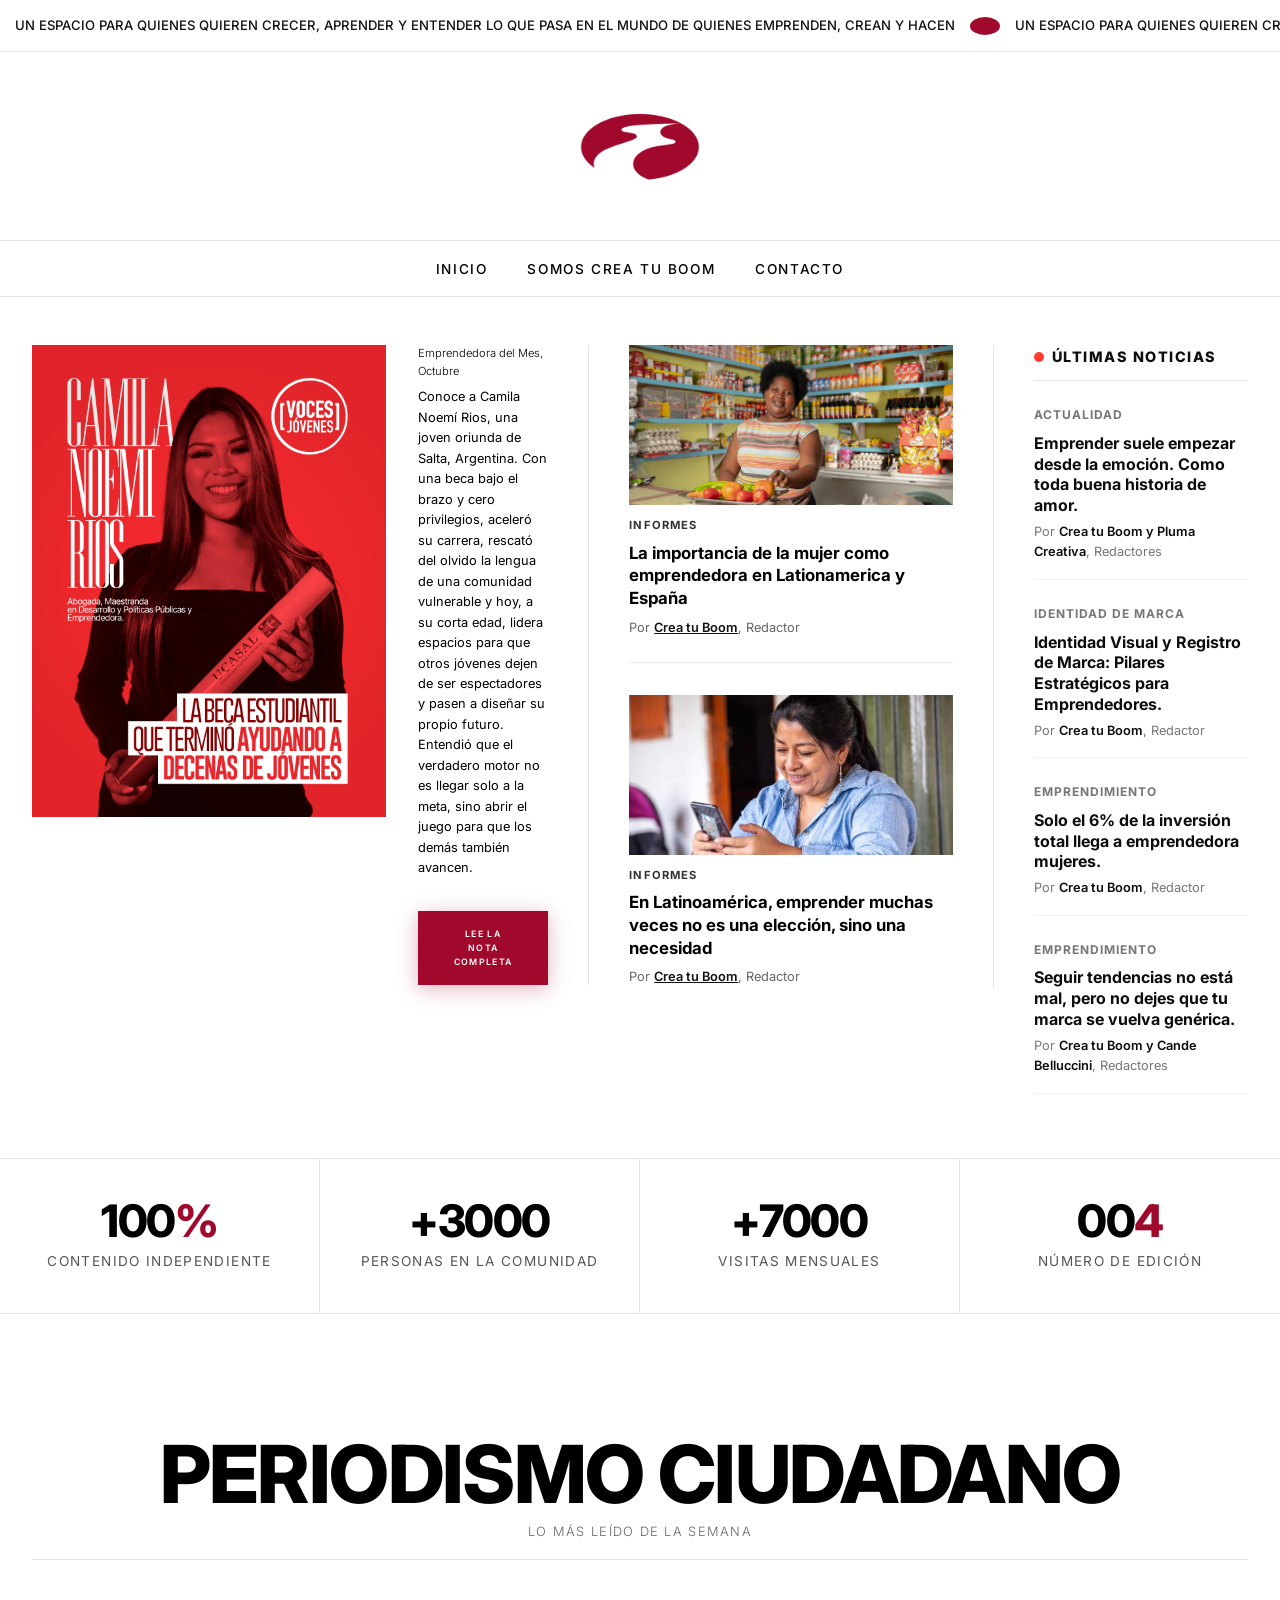
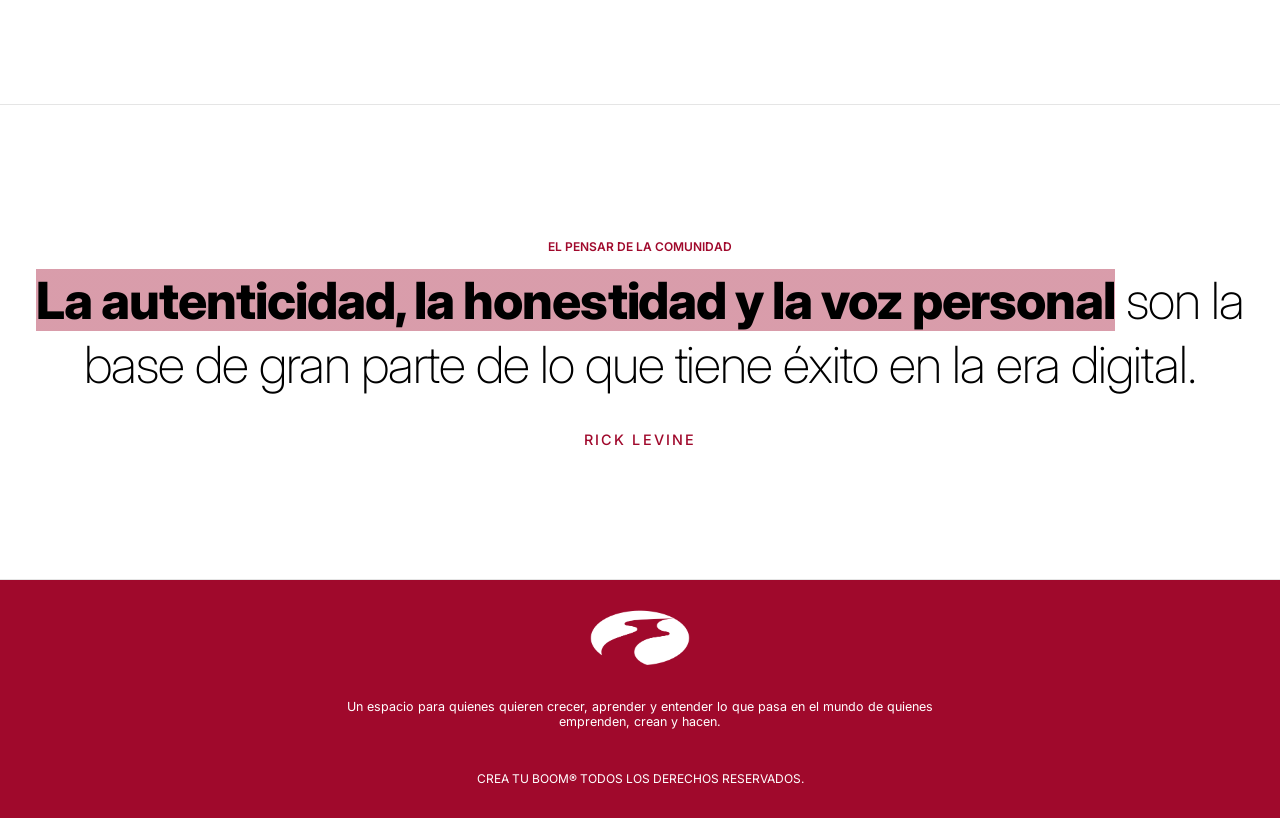
<file: index.html>
<!DOCTYPE html>
<html lang="es">
<head>
    <meta charset="UTF-8">
    <meta name="viewport" content="width=device-width, initial-scale=1.0">
    <title>CREATUBOOM</title>
    
    <!-- FAVICON AGREGADO -->
    <link rel="icon" type="image/png" href="LOGOROJO.png">

    <!-- Google Fonts: Inter -->
    <link rel="preconnect" href="https://fonts.googleapis.com">
    <link rel="preconnect" href="https://fonts.gstatic.com" crossorigin>
    <link href="https://fonts.googleapis.com/css2?family=Inter:wght@100;200;300;400;500;600;700;800;900&display=swap" rel="stylesheet">
    <link rel="stylesheet" href="style.css">

    <style>
        /* AJUSTES EXCLUSIVOS PARA MÓVIL (No afecta a la versión PC) */
        @media (max-width: 768px) {
            .header-container {
                display: flex !important;
                flex-direction: column !important;
                padding: 0 !important;
            }

            /* 1. Cinta deslizante arriba a ancho completo */
            .top-bar-ticker {
                width: 100% !important;
                padding: 8px 0 !important;
                margin: 0 !important;
            }

            .ticker-item span {
                font-size: 0.4rem !important; /* Texto más pequeño para celular */
                padding: 0 10px !important;
            }

            /* 2. Primera línea gris separadora */
            .linea-header-top {
                width: 100% !important;
                height: 1px !important;
                background-color: #e5e5e5 !important;
                margin: 0 !important;
            }

            /* 3. Fila del Logo (Izquierda) y Botón Hamburguesa (Derecha) */
            .header-logo-row {
                width: 100% !important;
                display: flex !important;
                justify-content: space-between !important;
                align-items: center !important;
                padding: 12px 20px !important;
                border-bottom: 1px solid rgba(0, 0, 0, 0.1) !important; /* Segunda línea gris separadora */
            }

            /* Imagen del óvalo aplicada exclusivamente para celular */
            .punto-en-vivo-ticker {
                display: inline-block !important;
                width: 25px !important;             /* Ajusta el ancho según tu imagen */
                height: 12px !important;            /* Ajusta el alto según tu imagen */
                background-image: url('ovalo.png') !important;
                background-size: contain !important;
                background-repeat: no-repeat !important;
                background-position: center !important;
                background-color: transparent !important;
                border-radius: 0 !important;
                box-shadow: none !important;
                min-width: unset !important;
                max-height: unset !important;
            }

            .logo-img {
                width: 90px !important;
                margin: 0 !important;
            }

            .mobile-menu-toggle {
                display: flex !important;
                position: static !important;
                padding: 5px !important;
            }

            /* 4. Corrección de la Sección Hero (Foto + Texto en 1 sola columna ocupando ancho completo) */
            .hero-main-content {
                display: flex !important;
                flex-direction: column !important;
                grid-template-columns: none !important;
                gap: 1.5rem !important;
                padding-right: 0 !important;
                border-right: none !important;
                border-bottom: 1px solid rgba(0, 0, 0, 0.1) !important;
                padding-bottom: 2rem !important;
                width: 100% !important;
            }

            .hero-main-image {
                width: 100% !important;
            }

            .hero-main-image img {
                width: 100% !important;
                height: auto !important;
                display: block !important;
                object-fit: cover !important;
            }

            .hero-content-right {
                width: 100% !important;
                text-align: center !important; /* Centra los textos dentro de esta sección en móvil */
            }

            .btn-primary {
                width: 100% !important; /* El botón ocupa el ancho completo para verse ordenado */
            }

            /* 5. Ajuste del tamaño, espaciado y centrado del subtítulo en Periodismo Ciudadano para móvil */
            .section-header {
                display: flex !important;
                flex-direction: column !important;
                align-items: flex-start !important;
            }

            .section-header .section-title {
                font-size: 2.2rem !important;
                line-height: 1.1 !important;
                margin-bottom: 0.2rem !important;
                word-break: break-word !important;
            }

            .section-header .section-subtitle {
                margin-top: 0.6rem !important;
                display: block !important;
                width: 100% !important;
                text-align: center !important;
            }
        }
    </style>
</head>
<body>

    <!-- HEADER STYLE EN MÓVIL / TRADICIONAL EN ORDENADOR -->
    <header class="editorial-header">
        <div class="header-container">

            <!-- CINTA DE TEXTO DESLIZANTE (TICKER) -->
            <div class="top-bar-ticker">
                <div class="ticker-track">
                    <!-- Grupo 1 -->
                    <div class="ticker-item">
                        <span>UN ESPACIO PARA QUIENES QUIEREN CRECER, APRENDER Y ENTENDER LO QUE PASA EN EL MUNDO DE QUIENES EMPRENDEN, CREAN Y HACEN</span>
                        <span class="punto-en-vivo-ticker"></span>
                        <span>UN ESPACIO PARA QUIENES QUIEREN CRECER, APRENDER Y ENTENDER LO QUE PASA EN EL MUNDO DE QUIENES EMPRENDEN, CREAN Y HACEN</span>
                        <span class="punto-en-vivo-ticker"></span>
                    </div>
                    <!-- Grupo 2 (Duplicado para loop continuo) -->
                    <div class="ticker-item">
                        <span>UN ESPACIO PARA QUIENES QUIEREN CRECER, APRENDER Y ENTENDER LO QUE PASA EN EL MUNDO DE QUIENES EMPRENDEN, CREAN Y HACEN</span>
                        <span class="punto-en-vivo-ticker"></span>
                        <span>UN ESPACIO PARA QUIENES QUIEREN CRECER, APRENDER Y ENTENDER LO QUE PASA EN EL MUNDO DE QUIENES EMPRENDEN, CREAN Y HACEN</span>
                        <span class="punto-en-vivo-ticker"></span>
                    </div>
                </div>
            </div>

            <!-- LÍNEA SEPARADORA SUPERIOR -->
            <div class="linea-header-top"></div> 

            <div class="header-logo-row">
                <a href="#" class="logo">
                    <img src="LOGOROJO.png" alt="Logo de Crea tu Boom" class="logo-img">
                </a>
                
                <!-- Botón de tres rayas para celular -->
                <button class="mobile-menu-toggle" id="menuToggle" aria-label="Abrir menú">
                    <span></span>
                    <span></span>
                    <span></span>
                </button>
            </div>

            <!-- Menú de navegación -->
            <nav class="header-nav-row" id="mobileNav">
                <ul>
                    <li><a href="http://creatuboom.com/">INICIO</a></li>
                    <li><a href="https://creatuboom.com/somoscreatuboom/">SOMOS CREA TU BOOM</a></li>
                    <li><a href="https://creatuboom.com/contacto/">CONTACTO</a></li>
                </ul>
            </nav>
        </div>
    </header>

<!-- HERO SECTION -->
<section class="hero">
    <div class="container">
        <div class="hero-layout">
            
            <!-- COLUMNA 1: NOTA PRINCIPAL (Foto + Texto) -->
            <div class="hero-main-content">
                <div class="hero-main-image">
                    <img src="emprendedorames.png" alt="Imagen principal editorial">
                </div>
                <div class="hero-content-right">
                    <div>
                        <p class="w-300" style="color: #000000; margin-bottom: 0.4rem; font-size: 0.7rem;">Emprendedora del Mes, Octubre</p>
                        <p class="hero-lead" style="color: #000000; margin-bottom: 1rem; font-size: 0.8rem">
                            Conoce a Camila Noemí Rios, una joven oriunda de Salta, Argentina. Con una beca bajo el brazo y cero privilegios, aceleró su carrera, rescató del olvido la lengua de una comunidad vulnerable y hoy, a su corta edad, lidera espacios para que otros jóvenes dejen de ser espectadores y pasen a diseñar su propio futuro. Entendió que el verdadero motor no es llegar solo a la meta, sino abrir el juego para que los demás también avancen.
                        </p>
                    </div>
                    <a href="#suscripcion" class="btn-primary">Lee la nota completa</a>
                </div>
            </div>

            <!-- COLUMNA 2: INFORMES (Con su línea divisoria a la derecha) -->
            <aside class="hero-sidebar">
                <article class="sidebar-card">
                    <img src="lamujercomoemprendedora.jpg" alt="Artículo secundario" class="sidebar-card-img">
                    <span class="sidebar-category">INFORMES</span>
                    <a href="https://www.instagram.com/p/DVGs3_bjgsL/" class="sidebar-title">La importancia de la mujer como emprendedora en Lationamerica y España</a>
                    <p class="sidebar-author">Por <strong>Crea tu Boom</strong>, Redactor</p>
                </article>

                <article class="sidebar-card">
                    <img src="emprenderenlatinoamerica.jpg" alt="Artículo secundario" class="sidebar-card-img">
                    <span class="sidebar-category">INFORMES</span>
                    <a href="https://www.instagram.com/p/DTskVDOgOlN/" class="sidebar-title">En Latinoamérica, emprender muchas veces no es una elección, sino una necesidad</a>
                    <p class="sidebar-author">Por <strong>Crea tu Boom</strong>, Redactor</p>
                </article>
            </aside>

            <!-- COLUMNA 3: ÚLTIMAS NOTICIAS (En vivo) -->
            <div class="news-column">
                <div class="news-header">
                    <span class="live-dot"></span>
                    <h3 class="news-title">ÚLTIMAS NOTICIAS</h3>
                </div>

                <div class="news-list">
                    <article class="news-item">
                        <span class="news-category">ACTUALIDAD</span>
                        <h4 class="news-item-title">
                            <a href="https://www.instagram.com/p/DUvhgDbDqH3/">Emprender suele empezar desde la emoción. Como toda buena historia de amor.</a>
                        </h4>
                        <p class="news-author">Por <span>Crea tu Boom y Pluma Creativa</span>, Redactores</p>
                    </article>

                    <article class="news-item">
                        <span class="news-category">IDENTIDAD DE MARCA</span>
                        <h4 class="news-item-title">
                            <a href="https://www.instagram.com/p/DQUSTvajuwR/">Identidad Visual y Registro de Marca: Pilares Estratégicos para Emprendedores.</a>
                        </h4>
                        <p class="news-author">Por <span>Crea tu Boom</span>, Redactor</p>
                    </article>
                    <article class="news-item">
                        <span class="news-category">EMPRENDIMIENTO</span>
                        <h4 class="news-item-title">
                            <a href="https://www.instagram.com/p/DQCRgWAjnlU/">Solo el 6% de la inversión total llega a emprendedora mujeres.</a>
                        </h4>
                        <p class="news-author">Por <span>Crea tu Boom</span>, Redactor</p>
                    </article>
                    <article class="news-item">
                        <span class="news-category">EMPRENDIMIENTO</span>
                        <h4 class="news-item-title">
                            <a href="https://www.instagram.com/p/DNOBq98ucyN/">Seguir tendencias no está mal, pero no dejes que tu marca se vuelva genérica.</a>
                        </h4>
                        <p class="news-author">Por <span>Crea tu Boom y Cande Belluccini</span>, Redactores</p>
                    </article>
                </div>
            </div>

        </div>
    </div>
</section>

    <!-- STATS BAR -->
    <div class="stats-bar">
        <div class="stat-item">
            <div class="stat-number">100<span>%</span></div>
            <div class="stat-label">Contenido Independiente</div>
        </div>
        <div class="stat-item">
            <div class="stat-number">+3000</div>
            <div class="stat-label">Personas en la Comunidad</div>
        </div>
        <div class="stat-item">
            <div class="stat-number">+7000</div>
            <div class="stat-label">Visitas Mensuales</div>
        </div>
        <div class="stat-item">
            <div class="stat-number">00<span>4</span></div>
            <div class="stat-label">Número de Edición</div>
        </div>
    </div>

    <!-- ARTICLES GRID -->
<section class="editorial-section" id="articulos">
    <div class="container">
        <div class="section-header">
            <h2 class="section-title">PERIODISMO CIUDADANO</h2>
            <span class="w-300 section-subtitle">lo más leído de la semana</span>
        </div>

           <div class="articles-grid" id="contenedor-sanity">
           </div>
    </div>
</section>

    <!-- MANIFESTO -->
    <section class="manifesto" id="manifiesto">
        <div class="container">
            <span class="editorial-label">EL PENSAR DE LA COMUNIDAD</span>
            <blockquote class="quote-text">
             <strong>La autenticidad, la honestidad y la voz personal</strong> son la base de gran parte de lo que tiene éxito en la era digital.
            </blockquote>
            <p class="author">Rick Levine</p>
        </div>
    </section>

<footer class="site-footer">
  <div class="footer-container">
    <!-- Logo en el centro -->
    <div class="footer-logo">
      <img src="LOGO.png" alt="Logo">
    </div>

    <!-- Texto descriptivo en gris -->
    <p class="footer-description">
      Un espacio para quienes quieren crecer, aprender y entender lo que pasa en el mundo de quienes emprenden, crean y hacen.
    </p>

    <!-- Derechos reservados -->
    <p class="footer-copyright">
      Crea tu Boom® Todos los derechos reservados.
    </p>
  </div>
</footer>

    <!-- Conector con Sanity Studio -->
<script>
  // Control del menú desplegable en celulares
  const menuToggle = document.getElementById('menuToggle');
  const mobileNav = document.getElementById('mobileNav');

  if (menuToggle && mobileNav) {
    menuToggle.addEventListener('click', () => {
      mobileNav.classList.toggle('active');
    });
  }

  // Configuración de Sanity
  const projectId = '0jh34002';
  const dataset = 'production';

  const query = encodeURIComponent(`*[_type == "post" && !(_id in path("drafts.**"))] | order(publishedAt desc){
    title,
    "imageUrl": mainImage.asset->url,
    publishedAt,
    "slug": slug.current,
    author->{name}
  }`);

  const url = `https://${projectId}.api.sanity.io/v2021-10-21/data/query/${dataset}?query=${query}`;

  async function cargarArticulosDeSanity() {
    try {
      const respuesta = await fetch(url);
      const resultado = await respuesta.json();
      const posts = resultado.result;
      
      console.log("Artículos que llegaron de Sanity:", posts);
      
      const contenedor = document.querySelector('.articles-grid');
      if (!contenedor || !posts || posts.length === 0) return;

      contenedor.innerHTML = posts.map((post, index) => {
        const numeroStr = String(index + 1).padStart(2, '0');
        const fechaFormateada = post.publishedAt ? new Date(post.publishedAt).toLocaleDateString('es-ES') : '';
        const nombreAutor = post.author && post.author.name ? post.author.name : 'Redacción';

        const enlacePost = `/post/?slug=${post.slug}`;

        return `
          <article class="article-card">
            <span class="article-num">${numeroStr}</span>
            ${post.imageUrl ? `<a href="${enlacePost}"><img src="${post.imageUrl}" alt="${post.title}" style="width:100%; height:180px; object-fit:cover; margin-bottom:1rem;"></a>` : ''}
            <h3 class="article-title">
              <a href="${enlacePost}" style="text-decoration: none; color: inherit;">${post.title || ''}</a>
            </h3>
            <div class="article-meta">Por ${nombreAutor} — ${fechaFormateada}</div>
          </article>
        `;
      }).join('');

    } catch (error) {
      console.error("Error al conectar con Sanity:", error);
    }
  }

  // Ejecutar de inmediato
  cargarArticulosDeSanity();
</script>
</body>
</html>
</file>
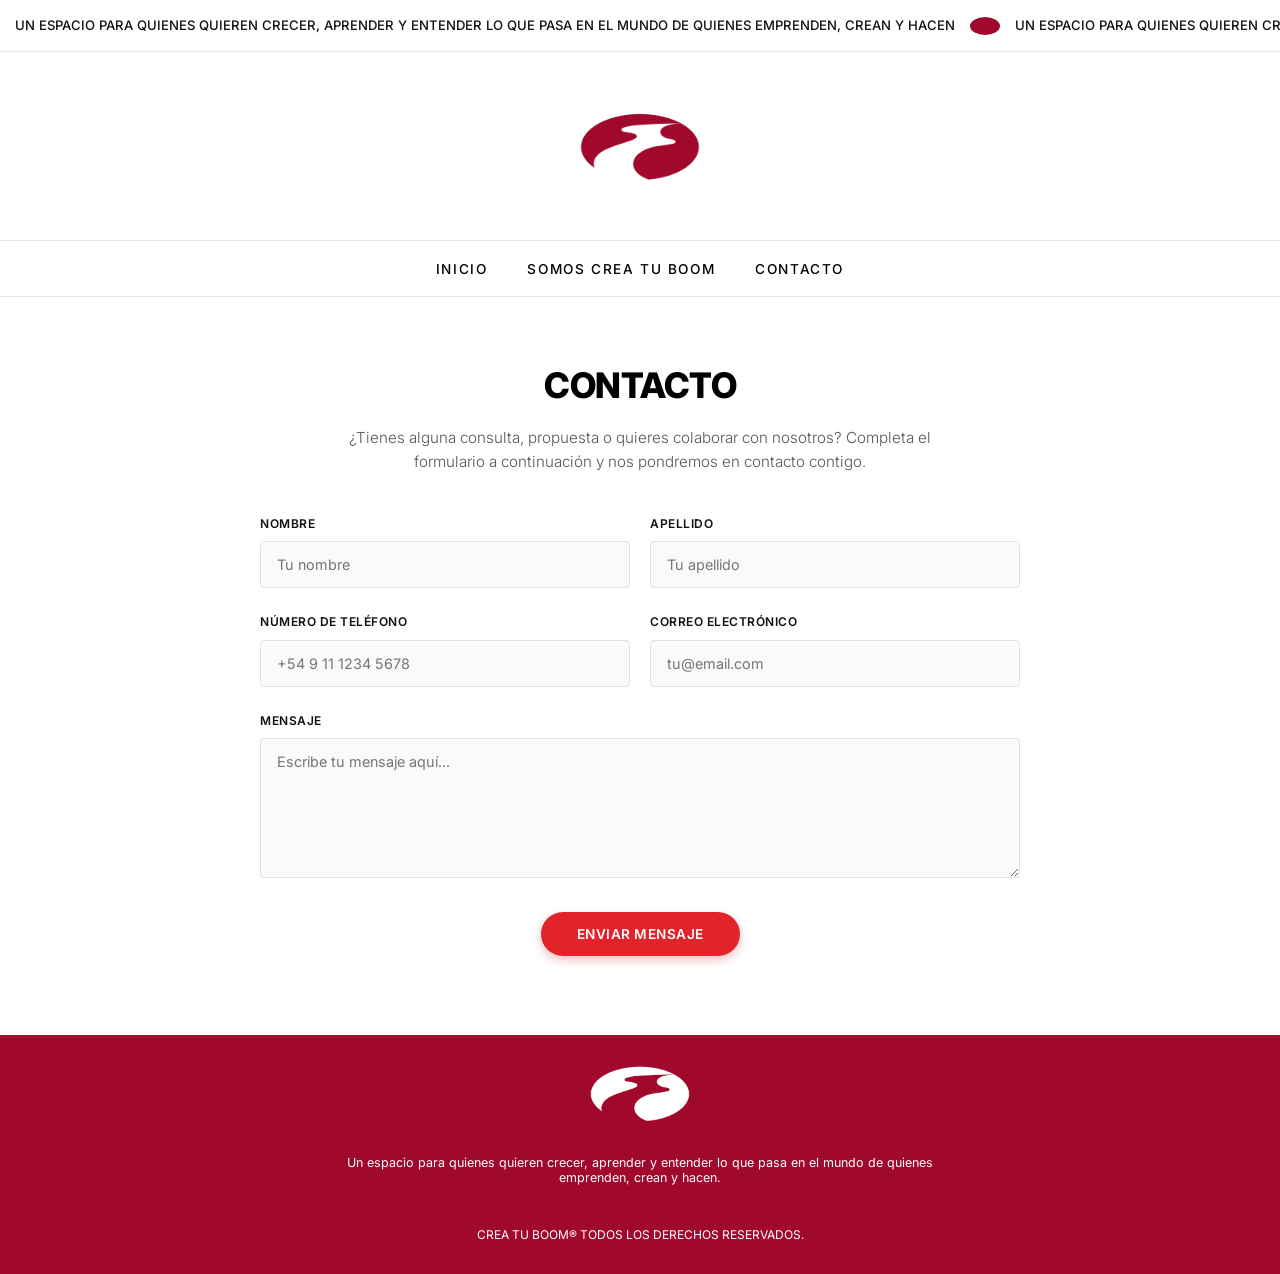
<file: contacto/index.html>
<!DOCTYPE html>
<html lang="es">
<head>
    <meta charset="UTF-8">
    <meta name="viewport" content="width=device-width, initial-scale=1.0">
    <title>CREA TU BOOM - Contacto</title>
    
    <!-- FAVICON -->
    <link rel="icon" type="image/png" href="/LOGOROJO.png">

    <!-- Google Fonts: Inter -->
    <link rel="preconnect" href="https://fonts.googleapis.com">
    <link rel="preconnect" href="https://fonts.gstatic.com" crossorigin>
    <link href="https://fonts.googleapis.com/css2?family=Inter:wght@100;200;300;400;500;600;700;800;900&display=swap" rel="stylesheet">
    <link rel="stylesheet" href="/style.css">
    
    <style>
        /* AJUSTES EXCLUSIVOS PARA MÓVIL (No afecta a la versión PC) */
        @media (max-width: 768px) {
            .header-container {
                display: flex !important;
                flex-direction: column !important;
                padding: 0 !important;
            }

            /* 1. Cinta deslizante arriba a ancho completo */
            .top-bar-ticker {
                width: 100% !important;
                padding: 8px 0 !important;
                margin: 0 !important;
            }

            .ticker-item span {
                font-size: 0.4rem !important; /* Texto más pequeño para celular */
                padding: 0 10px !important;
            }

            /* 2. Primera línea gris separadora */
            .linea-header-top {
                width: 100% !important;
                height: 1px !important;
                background-color: #e5e5e5 !important;
                margin: 0 !important;
            }

            /* 3. Fila del Logo (Izquierda) y Botón Hamburguesa (Derecha) */
            .header-logo-row {
                width: 100% !important;
                display: flex !important;
                justify-content: space-between !important;
                align-items: center !important;
                padding: 12px 20px !important;
                border-bottom: 1px solid rgba(0, 0, 0, 0.1) !important; /* Segunda línea gris separadora */
            }

            /* Imagen del óvalo aplicada exclusivamente para celular en el ticker */
            .punto-en-vivo-ticker {
                display: inline-block !important;
                width: 25px !important;             /* Ajusta el ancho según tu imagen */
                height: 12px !important;            /* Ajusta el alto según tu imagen */
                background-image: url('/ovalo.png') !important;
                background-size: contain !important;
                background-repeat: no-repeat !important;
                background-position: center !important;
                background-color: transparent !important;
                border-radius: 0 !important;
                box-shadow: none !important;
                min-width: unset !important;
                max-height: unset !important;
            }

            .logo-img {
                width: 90px !important;
                margin: 0 !important;
            }

            .mobile-menu-toggle {
                display: flex !important;
                position: static !important;
                padding: 5px !important;
            }

            /* 4. Botón de envío con forma de píldora (recto al medio y redondeado en los extremos) para celular */
            .btn-submit {
                width: 85% !important;
                max-width: 320px !important;
                height: auto !important;
                background-image: none !important;
                background-color: #a0092c !important;
                border-radius: 50px / 100% !important;
                display: block !important;
                margin: 0 auto !important;
                padding: 14px 20px !important;
                font-size: 0.85rem !important;
                text-align: center !important;
                box-shadow: 0 4px 10px rgba(160, 9, 44, 0.3) !important;
            }
        }

        /* Estilos específicos para la sección de Contacto */
        .contact-section {
            padding: 60px 20px 80px;
            max-width: 800px;
            margin: 0 auto;
        }

        .contact-header {
            text-align: center;
            margin-bottom: 40px;
        }

        .contact-title {
            font-size: 2.2rem;
            font-weight: 800;
            text-transform: uppercase;
            letter-spacing: -0.5px;
            margin-bottom: 12px;
            color: #000000;
        }

        .contact-subtitle {
            font-size: 0.95rem;
            color: #555555;
            font-weight: 300;
            line-height: 1.6;
            max-width: 600px;
            margin: 0 auto;
        }

        .contact-form {
            display: flex;
            flex-direction: column;
            gap: 24px;
            margin-top: 20px;
        }

        .form-row {
            display: flex;
            gap: 20px;
        }

        .form-group {
            display: flex;
            flex-direction: column;
            flex: 1;
        }

        .form-group label {
            font-size: 0.75rem;
            font-weight: 600;
            text-transform: uppercase;
            letter-spacing: 0.5px;
            margin-bottom: 8px;
            color: #111111;
        }

        .form-group input,
        .form-group textarea {
            width: 100%;
            padding: 14px 16px;
            font-family: 'Inter', sans-serif;
            font-size: 0.9rem;
            border: 1px solid #e1e1e1;
            border-radius: 4px;
            background-color: #fafafa;
            color: #111111;
            transition: all 0.2s ease;
            box-sizing: border-box;
            outline: none;
        }

        .form-group input:focus,
        .form-group textarea:focus {
            background-color: #ffffff;
            border-color: #e2242a;
            box-shadow: 0 0 0 3px rgba(226, 36, 42, 0.1);
        }

        .form-group textarea {
            resize: vertical;
            min-height: 140px;
        }

        .btn-submit-container {
            text-align: center;
            margin-top: 10px;
        }

        .btn-submit {
            display: inline-block;
            background-color: #e2242a;
            color: #ffffff;
            border: none;
            padding: 14px 36px;
            font-family: 'Inter', sans-serif;
            font-size: 0.85rem;
            font-weight: 600;
            letter-spacing: 0.5px;
            text-transform: uppercase;
            border-radius: 50px;
            cursor: pointer;
            transition: all 0.2s ease;
            box-shadow: 0 4px 10px rgba(198, 42, 47, 0.3);
        }

        .btn-submit:hover {
            background-color: #c62a2f;
            transform: translateY(-2px);
        }

        @media (max-width: 600px) {
            .form-row {
                flex-direction: column;
                gap: 20px;
            }
            .contact-title {
                font-size: 1.8rem;
            }
        }
    </style>
</head>
<body>

    <!-- HEADER STYLE EN MÓVIL / TRADICIONAL EN ORDENADOR -->
    <header class="editorial-header">
        <div class="header-container">

            <!-- CINTA DE TEXTO DESLIZANTE (TICKER) -->
            <div class="top-bar-ticker">
                <div class="ticker-track">
                    <!-- Grupo 1 -->
                    <div class="ticker-item">
                        <span>UN ESPACIO PARA QUIENES QUIEREN CRECER, APRENDER Y ENTENDER LO QUE PASA EN EL MUNDO DE QUIENES EMPRENDEN, CREAN Y HACEN</span>
                        <span class="punto-en-vivo-ticker"></span>
                        <span>UN ESPACIO PARA QUIENES QUIEREN CRECER, APRENDER Y ENTENDER LO QUE PASA EN EL MUNDO DE QUIENES EMPRENDEN, CREAN Y HACEN</span>
                        <span class="punto-en-vivo-ticker"></span>
                    </div>
                    <!-- Grupo 2 (Duplicado para loop continuo) -->
                    <div class="ticker-item">
                        <span>UN ESPACIO PARA QUIENES QUIEREN CRECER, APRENDER Y ENTENDER LO QUE PASA EN EL MUNDO DE QUIENES EMPRENDEN, CREAN Y HACEN</span>
                        <span class="punto-en-vivo-ticker"></span>
                        <span>UN ESPACIO PARA QUIENES QUIEREN CRECER, APRENDER Y ENTENDER LO QUE PASA EN EL MUNDO DE QUIENES EMPRENDEN, CREAN Y HACEN</span>
                        <span class="punto-en-vivo-ticker"></span>
                    </div>
                </div>
            </div>

            <!-- LÍNEA SEPARADORA SUPERIOR -->
            <div class="linea-header-top"></div> 

            <div class="header-logo-row">
                <a href="/" class="logo">
                    <img src="/LOGOROJO.png" alt="Logo de Crea tu Boom" class="logo-img">
                </a>

                <!-- Botón de tres rayas para celular -->
                <button class="mobile-menu-toggle" id="menuToggle" aria-label="Abrir menú">
                    <span></span>
                    <span></span>
                    <span></span>
                </button>
            </div>

            <!-- Menú de navegación -->
            <nav class="header-nav-row" id="mobileNav">
                <ul>
                    <li><a href="/">Inicio</a></li>
                    <li><a href="/somoscreatuboom/">Somos Crea tu Boom</a></li>
                    <li><a href="/contacto/" class="active">Contacto</a></li>
                </ul>
            </nav>
        </div>
    </header>

    <!-- SECCIÓN DE CONTACTO -->
    <main class="contact-section">
        <div class="contact-header">
            <h1 class="contact-title">Contacto</h1>
            <p class="contact-subtitle">¿Tienes alguna consulta, propuesta o quieres colaborar con nosotros? Completa el formulario a continuación y nos pondremos en contacto contigo.</p>
        </div>

        <form class="contact-form" action="https://formspree.io/f/xkjoarlk" method="POST">
            <div class="form-row">
                <div class="form-group">
                    <label for="nombre">Nombre</label>
                    <input type="text" id="nombre" name="Nombre" placeholder="Tu nombre" required>
                </div>
                <div class="form-group">
                    <label for="apellido">Apellido</label>
                    <input type="text" id="apellido" name="Apellido" placeholder="Tu apellido" required>
                </div>
            </div>

            <div class="form-row">
                <div class="form-group">
                    <label for="telefono">Número de teléfono</label>
                    <input type="tel" id="telefono" name="Telefono" placeholder="+54 9 11 1234 5678">
                </div>
                <div class="form-group">
                    <label for="email">Correo electrónico</label>
                    <input type="email" id="email" name="Email" placeholder="tu@email.com" required>
                </div>
            </div>

            <div class="form-group">
                <label for="mensaje">Mensaje</label>
                <textarea id="mensaje" name="Mensaje" placeholder="Escribe tu mensaje aquí..." required></textarea>
            </div>

            <!-- BOTÓN EN FORMA DE PÍLDORA -->
            <div class="btn-submit-container">
                <button type="submit" class="btn-submit">
                    Enviar mensaje
                </button>
            </div>
        </form>
    </main>

    <!-- FOOTER -->
    <footer class="site-footer">
        <div class="footer-container">
            <!-- Logo en el centro -->
            <div class="footer-logo">
                <img src="/LOGO.png" alt="Logo">
            </div>

            <!-- Texto descriptivo en gris -->
            <p class="footer-description">
                Un espacio para quienes quieren crecer, aprender y entender lo que pasa en el mundo de quienes emprenden, crean y hacen.
            </p>

            <!-- Derechos reservados -->
            <p class="footer-copyright">
                Crea tu Boom® Todos los derechos reservados.
            </p>
        </div>
    </footer>

    <!-- JS para el menú responsive -->
    <script>
        const menuToggle = document.getElementById('menuToggle');
        const mobileNav = document.getElementById('mobileNav');

        if (menuToggle && mobileNav) {
            menuToggle.addEventListener('click', () => {
                mobileNav.classList.toggle('active');
            });
        }
    </script>
</body>
</html>
</file>
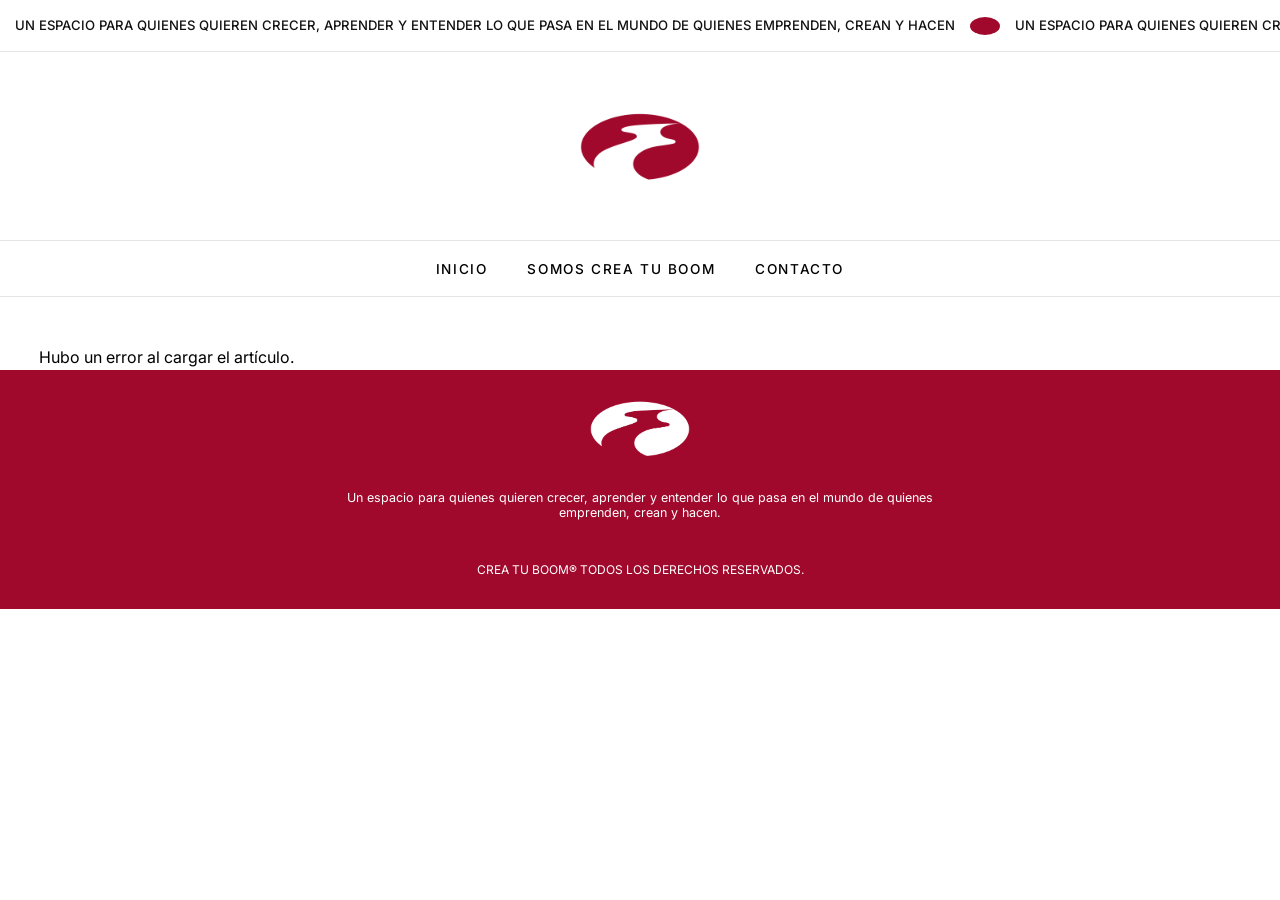
<file: post/index.html>
<!DOCTYPE html>
<html lang="es">
<head>
    <meta charset="UTF-8">
    <meta name="viewport" content="width=device-width, initial-scale=1.0">
    <title>Crea tu Boom</title>
    
    <!-- FAVICON -->
    <link rel="icon" type="image/png" href="/LOGOROJO.png">

    <!-- Vinculamos tu archivo CSS existente -->
    <link rel="stylesheet" href="/style.css">
    <link rel="preconnect" href="https://fonts.googleapis.com">
    <link rel="preconnect" href="https://fonts.gstatic.com" crossorigin>
    <link href="https://fonts.googleapis.com/css2?family=Playfair+Display:ital,wght@0,700;0,900;1,700&display=swap" rel="stylesheet">
    <link href="https://fonts.googleapis.com/css2?family=Inter:wght@100;200;300;400;500;600;700;800;900&display=swap" rel="stylesheet">
    <style>
        /* AJUSTES EXCLUSIVOS PARA MÓVIL (No afecta a la versión PC) */
        @media (max-width: 768px) {
            .header-container {
                display: flex !important;
                flex-direction: column !important;
                padding: 0 !important;
            }

            /* 1. Cinta deslizante arriba a ancho completo */
            .top-bar-ticker {
                width: 100% !important;
                padding: 8px 0 !important;
                margin: 0 !important;
            }

            .ticker-item span {
                font-size: 0.4rem !important; /* Texto más pequeño para celular */
                padding: 0 10px !important;
            }

            /* 2. Primera línea gris separadora */
            .linea-header-top {
                width: 100% !important;
                height: 1px !important;
                background-color: #e5e5e5 !important;
                margin: 0 !important;
            }

            /* 3. Fila del Logo (Izquierda) y Botón Hamburguesa (Derecha) */
            .header-logo-row {
                width: 100% !important;
                display: flex !important;
                justify-content: space-between !important;
                align-items: center !important;
                padding: 12px 20px !important;
                border-bottom: 1px solid rgba(0, 0, 0, 0.1) !important; /* Segunda línea gris separadora */
            }

            /* Imagen del óvalo aplicada exclusivamente para celular */
            .punto-en-vivo-ticker {
                display: inline-block !important;
                width: 25px !important;            /* Ajusta el ancho según tu imagen */
                height: 12px !important;            /* Ajusta el alto según tu imagen */
                background-image: url('/ovalo.png') !important;
                background-size: contain !important;
                background-repeat: no-repeat !important;
                background-position: center !important;
                background-color: transparent !important;
                border-radius: 0 !important;
                box-shadow: none !important;
                min-width: unset !important;
                max-height: unset !important;
            }

            .logo-img {
                width: 90px !important;
                margin: 0 !important;
            }

            .mobile-menu-toggle {
                display: flex !important;
                position: static !important;
                padding: 5px !important;
            }

            /* Ocultar el bloque de llamada al autor en móvil */
            .bloque-autor-movil {
                display: none !important;
            }

            /* Centrar por completo el bloque de compartir en móvil */
            .barra-compartir {
                flex-direction: column !important;
                text-align: center !important;
                gap: 1rem !important;
            }

            .bloque-compartir-interno {
                justify-content: center !important;
                flex: none !important;
                width: 100% !important;
            }
        }

        /* Ocultar barra de scroll en los carruseles */
        div[id^="galeria-"]::-webkit-scrollbar {
            display: none;
        }

        /* Disposición Grid para separar la columna del artículo y el Banner Publicitario */
        .layout-articulo {
            display: grid;
            grid-template-columns: 1fr;
            gap: 2.5rem;
        }

        /* Ocultar la publicidad y el bloque lateral en celulares / tablets pequeñas */
        .columna-publicidad {
            display: none;
        }

        /* Solo en ordenadores y laptops (PC) se activa la columna lateral */
        @media (min-width: 900px) {
            .layout-articulo {
                grid-template-columns: 68% 28%;
                align-items: start;
            }
            .columna-publicidad {
                display: block;
            }
        }
    
        /* Importar fuente Edition descargada en la carpeta de tu proyecto */
        @font-face {
            font-family: 'Edition';
            src: url('/Edition.ttf') format('truetype');
            font-weight: normal;
            font-style: normal;
        }

        /* Animación de parpadeo suave para el punto rojo "en vivo" */
        @keyframes parpadeoRojo {
            0% {
                opacity: 1;
                transform: scale(1);
                box-shadow: 0 0 0 0 rgba(198, 42, 47, 0.7);
            }
            50% {
                opacity: 0.35;
                transform: scale(0.85);
                box-shadow: 0 0 8px 2px rgba(198, 42, 47, 0.2);
            }
            100% {
                opacity: 1;
                transform: scale(1);
                box-shadow: 0 0 0 0 rgba(198, 42, 47, 0.7);
            }
        }

        .punto-en-vivo {
            width: 8px;
            height: 8px;
            background-color: #c62a2f;
            border-radius: 50%;
            display: inline-block;
            animation: parpadeoRojo 1.4s infinite ease-in-out;
        }
        /* La primera vista arranca visible */
        .slide-1 {
            animation: aparecerVista1 8s infinite ease-in-out;
        }

        /* La segunda vista arranca oculta y aparece después */
        .slide-2 {
            animation: aparecerVista2 8s infinite ease-in-out;
        }

        /* Animación para la Vista 1 (CREA TU BOOM) */
        @keyframes aparecerVista1 {
            0%, 45% {
                opacity: 1;
                visibility: visible;
            }
            50%, 95% {
                opacity: 0;
                visibility: hidden;
            }
            100% {
                opacity: 1;
                visibility: visible;
            }
        }

        /* Animación para la Vista 2 (Palabras a tamaño 3) */
        @keyframes aparecerVista2 {
            0%, 45% {
                opacity: 0;
                visibility: hidden;
            }
            50%, 95% {
                opacity: 1;
                visibility: visible;
            }
            100% {
                opacity: 0;
                visibility: hidden;
            }
        }
    </style>
</head>
<body>

    <!-- HEADER STYLE EN MÓVIL / TRADICIONAL EN ORDENADOR -->
    <header class="editorial-header">
        <div class="header-container">
            
            <!-- CINTA DE TEXTO DESLIZANTE (TICKER) -->
            <div class="top-bar-ticker">
                <div class="ticker-track">
                    <!-- Grupo 1 -->
                    <div class="ticker-item">
                        <span>UN ESPACIO PARA QUIENES QUIEREN CRECER, APRENDER Y ENTENDER LO QUE PASA EN EL MUNDO DE QUIENES EMPRENDEN, CREAN Y HACEN</span>
                        <span class="punto-en-vivo-ticker"></span>
                        <span>UN ESPACIO PARA QUIENES QUIEREN CRECER, APRENDER Y ENTENDER LO QUE PASA EN EL MUNDO DE QUIENES EMPRENDEN, CREAN Y HACEN</span>
                        <span class="punto-en-vivo-ticker"></span>
                    </div>
                    <!-- Grupo 2 (Duplicado para loop continuo) -->
                    <div class="ticker-item">
                        <span>UN ESPACIO PARA QUIENES QUIEREN CRECER, APRENDER Y ENTENDER LO QUE PASA EN EL MUNDO DE QUIENES EMPRENDEN, CREAN Y HACEN</span>
                        <span class="punto-en-vivo-ticker"></span>
                        <span>UN ESPACIO PARA QUIENES QUIEREN CRECER, APRENDER Y ENTENDER LO QUE PASA EN EL MUNDO DE QUIENES EMPRENDEN, CREAN Y HACEN</span>
                        <span class="punto-en-vivo-ticker"></span>
                    </div>
                </div>
            </div>

            <!-- LÍNEA SEPARADORA SUPERIOR -->
            <div class="linea-header-top"></div>

            <!-- Fila del Logo -->
            <div class="header-logo-row">
                <a href="/" class="logo">
                    <img src="/LOGOROJO.png" alt="Crea tu Boom" class="logo-img">
                </a>
                
                <!-- Botón de Menú para Celulares -->
                <button class="mobile-menu-toggle" id="menuToggle" aria-label="Abrir menú">
                    <span></span>
                    <span></span>
                    <span></span>
                </button>
            </div>

            <!-- Fila de Navegación -->
            <nav class="header-nav-row" id="mobileNav">
                <ul>
                    <li><a href="/">INICIO</a></li>
                    <li><a href="/somoscreatuboom/">SOMOS CREA TU BOOM</a></li>
                    <li><a href="/contacto/">CONTACTO</a></li>
                </ul>
            </nav>

        </div>
    </header>

    <!-- CONTENIDO DEL ARTÍCULO -->
    <main class="container" style="max-width: 1250px; margin: 3rem auto 0; padding: 0 1.5rem;">        
        <div id="detalle-articulo" style="margin-bottom: 0 !important; padding-bottom: 0 !important;">
            <h1>Cargando contenido...</h1>
        </div>
    </main>

    <script>
        // Control del menú desplegable en celulares
        const menuToggle = document.getElementById('menuToggle');
        const mobileNav = document.getElementById('mobileNav');

        if (menuToggle && mobileNav) {
            menuToggle.addEventListener('click', () => {
                mobileNav.classList.toggle('active');
            });
        }

        // 1. Capturamos el slug que viene en la URL
        const parametrosURL = new URLSearchParams(window.location.search);
        const slugActual = parametrosURL.get('slug');

        // 2. Configuración de Sanity
        const projectId = '0jh34002';
        const dataset = 'production';

        const query = encodeURIComponent(`{
            "post": *[_type == "post" && slug.current == "${slugActual}"][0]{
                title,
                "slug": slug.current,
                "imageUrl": mainImage.asset->url,
                publishedAt,
                author->{
                    name,
                    "avatarUrl": image.asset->url,
                    instagram
                },
                body[]{
                    ...,
                    _type == "image" => {
                        "asset": asset->
                    }
                }
            },
            "ultimosPosts": *[_type == "post" && slug.current != "${slugActual}"] | order(publishedAt desc)[0...5]{
                title,
                "slug": slug.current,
                "imageUrl": mainImage.asset->url,
                publishedAt,
                author->{
                    name
                }
            }
        }`);

        const url = `https://${projectId}.api.sanity.io/v2021-10-21/data/query/${dataset}?query=${query}`;

        async function cargarDetallePost() {
            try {
                const respuesta = await fetch(url);
                const resultado = await respuesta.json();
                const post = resultado.result.post;
                const ultimosPosts = resultado.result.ultimosPosts || [];

                const contenedor = document.getElementById('detalle-articulo');

                if (!post) {
                    contenedor.innerHTML = "<h2>Artículo no encontrado</h2><p>Lo sentimos, la nota que buscas no existe o fue eliminada.</p>";
                    return;
                }

                // Datos del autor
                const fechaFormateada = post.publishedAt ? new Date(post.publishedAt).toLocaleDateString('es-ES') : '';
                const nombreAutor = post.author && post.author.name ? post.author.name : 'Redacción';
                const avatarAutor = post.author && post.author.avatarUrl 
                    ? post.author.avatarUrl 
                    : 'https://cdn-icons-png.flaticon.com/512/847/847969.png'; 

                // --- DICCIONARIO DE INSTAGRAM POR AUTOR ---
                const instagramPorAutor = {
                    "Andrea Vanegas": "https://instagram.com/clarooscuro_copywriter",
                    "Miguel Moreno": "https://instagram.com/miguelmoreno",
                    "Frederick Alvizu" : "https://www.instagram.com/frederickalvizu",
                    "Lemma & Santos": "https://www.instagram.com/lemmasantos",
                };

                const instagramUrl = (post.author && instagramPorAutor[post.author.name]) 
                    ? instagramPorAutor[post.author.name] 
                    : 'https://instagram.com/creatuboom';

                // Cambiar el título de la pestaña del navegador
                document.title = `${post.title} — Crea tu Boom`;

                // Procesar el cuerpo respetando negritas, saltos de línea y galerías de imágenes
                let contenidoHTML = '';
                if (post.body && Array.isArray(post.body)) {
                    let acumuladorImágenes = [];

                    const generarGaleria = (imagenes) => {
                        if (imagenes.length === 0) return '';
                        if (imagenes.length === 1) {
                            return `<div style="margin: 2.5rem 0; text-align: center;"><img src="${imagenes[0]}" style="width: 100%; max-height: 550px; object-fit: contain; border-radius: 4px;" alt="Imagen del artículo"></div>`;
                        }
                        
                        const galeriaId = 'galeria-' + Math.random().toString(36).substring(2, 9);

                        let htmlGaleria = `
                            <div style="position: relative; margin: 3rem auto; max-width: 600px;">
                                <div id="${galeriaId}" style="display: flex; gap: 0.3rem; overflow-x: auto; scroll-snap-type: x mandatory; scroll-behavior: smooth; padding: 0.5rem 0; -webkit-overflow-scrolling: touch; scrollbar-width: none; ms-overflow-style: none;">
                        `;

                        imagenes.forEach(imgUrl => {
                            htmlGaleria += `
                                <div style="flex: 0 0 100%; width: 100%; scroll-snap-align: center; display: flex; justify-content: center; align-items: center;">
                                    <img src="${imgUrl}" style="width: 100%; height: auto; max-height: 600px; object-fit: contain; border-radius: 6px; box-shadow: 0 4px 15px rgba(0,0,0,0.06);" alt="Diapositiva">
                                </div>
                            `;
                        });

                        htmlGaleria += `
                                </div>

                                <!-- Botón Flecha Izquierda -->
                                <button onclick="document.getElementById('${galeriaId}').scrollBy({left: -document.getElementById('${galeriaId}').clientWidth, behavior: 'smooth'})" 
                                    style="position: absolute; left: -22px; top: 50%; transform: translateY(-50%); width: 42px; height: 42px; border-radius: 50%; background: #ffffff; border: 1px solid #e0e0e0; box-shadow: 0 4px 10px rgba(0,0,0,0.12); cursor: pointer; display: flex; align-items: center; justify-content: center; color: #333; z-index: 10; transition: all 0.2s ease;"
                                    onmouseover="this.style.borderColor='#c62a2f'; this.style.color='#c62a2f';" onmouseout="this.style.borderColor='#e0e0e0'; this.style.color='#333';" aria-label="Anterior">
                                    <svg width="18" height="18" viewBox="0 0 24 24" fill="none" stroke="currentColor" stroke-width="2.5" stroke-linecap="round" stroke-linejoin="round"><polyline points="15 18 9 12 15 6"></polyline></svg>
                                </button>

                                <!-- Botón Flecha Derecha -->
                                <button onclick="document.getElementById('${galeriaId}').scrollBy({left: document.getElementById('${galeriaId}').clientWidth, behavior: 'smooth'})" 
                                    style="position: absolute; right: -22px; top: 50%; transform: translateY(-50%); width: 42px; height: 42px; border-radius: 50%; background: #ffffff; border: 1px solid #e0e0e0; box-shadow: 0 4px 10px rgba(0,0,0,0.12); cursor: pointer; display: flex; align-items: center; justify-content: center; color: #333; z-index: 10; transition: all 0.2s ease;"
                                    onmouseover="this.style.borderColor='#c62a2f'; this.style.color='#c62a2f';" onmouseout="this.style.borderColor='#e0e0e0'; this.style.color='#333';" aria-label="Siguiente">
                                    <svg width="18" height="18" viewBox="0 0 24 24" fill="none" stroke="currentColor" stroke-width="2.5" stroke-linecap="round" stroke-linejoin="round"><polyline points="9 18 15 12 9 6"></polyline></svg>
                                </button>
                            </div>
                        `;
                        return htmlGaleria;
                    };

                    post.body.forEach(bloque => {
                        if (bloque._type === 'block' && bloque.children) {
                            if (acumuladorImágenes.length > 0) {
                                contenidoHTML += generarGaleria(acumuladorImágenes);
                                acumuladorImágenes = [];
                            }

                            const htmlLinea = bloque.children.map(child => {
                                let texto = child.text || '';
                                if (child.marks && child.marks.includes('strong')) {
                                    return `<strong>${texto}</strong>`;
                                }
                                return texto;
                            }).join('');

                            const parrafosSeparados = htmlLinea.split('\n');
                            contenidoHTML += parrafosSeparados.map(p => p.trim() ? `<p style="margin-bottom: 1.5rem;">${p}</p>` : '').join('');
                        }
                        else if (bloque._type === 'image' && bloque.asset && bloque.asset.url) {
                            acumuladorImágenes.push(bloque.asset.url);
                        }
                    });

                    if (acumuladorImágenes.length > 0) {
                        contenidoHTML += generarGaleria(acumuladorImágenes);
                    }

                } else {
                    contenidoHTML = '<p>Este artículo no tiene contenido todavía.</p>';
                }

                // Generar HTML para la lista de los últimos 5 artículos con autor
                let htmlUltimosPosts = '';
                if (ultimosPosts.length > 0) {
                    ultimosPosts.forEach((item, index) => {
                        const esUltimo = index === ultimosPosts.length - 1;
                        const nombreAutorPost = item.author && item.author.name ? item.author.name : 'Redacción';
                        
                        htmlUltimosPosts += `
                            <a href="/post/?slug=${item.slug}" style="display: flex; align-items: flex-start; justify-content: space-between; gap: 0.8rem; text-decoration: none; padding: 0.9rem 0; ${!esUltimo ? 'border-bottom: none;' : ''} transition: opacity 0.2s ease;" onmouseover="this.style.opacity='0.75';" onmouseout="this.style.opacity='1';">
                                <div style="flex: 1; display: flex; flex-direction: column; justify-content: center;">
                                    <h3 style="font-family: 'Inter', sans-serif; font-size: 0.88rem; font-weight: 700; color: #111111; margin: 0 0 0.3rem 0; line-height: 1.35;">
                                        ${item.title}
                                    </h3>
                                    <span style="font-family: 'Inter', sans-serif; font-size: 0.75rem; font-weight: 500; color: #777777;">
                                        ${nombreAutorPost}
                                    </span>
                                </div>
                                ${item.imageUrl ? `
                                    <img src="${item.imageUrl}" alt="${item.title}" style="width: 62px; height: 52px; object-fit: cover; border-radius: 4px; flex-shrink: 0;">
                                ` : ''}
                            </a>
                        `;
                    });
                } else {
                    htmlUltimosPosts = '<p style="font-size: 0.82rem; color: #777; margin: 0.8rem 0;">No hay otras publicaciones recientes.</p>';
                }

                // Pintar el diseño con la estructura Grid correcta
                contenedor.innerHTML = `
                    <!-- TÍTULO PRINCIPAL (ABARCA TODO EL ANCHO) -->
                    <h1 style="font-family: 'Inter', sans-serif; font-weight: 800; font-size: clamp(2rem, 4vw, 3rem); line-height: 1.15; color: #111; margin-bottom: 1.2rem; letter-spacing: -0.02em;">
                        ${post.title}
                    </h1>

                    <!-- BARRA DEL AUTOR (ABARCA TODO EL ANCHO) -->
                    <div style="display: flex; justify-content: space-between; align-items: center; border-top: 1px solid #e5e5e5; border-bottom: 1px solid #e5e5e5; padding: 0.8rem 0; margin: 1.8rem 0 2.5rem 0;">
                        <div style="display: flex; align-items: center; gap: 0.75rem;">
                            <img src="${avatarAutor}" alt="${nombreAutor}" style="width: 38px; height: 38px; border-radius: 50%; object-fit: cover;">
                            <span style="font-size: 0.95rem; color: #444; font-family: 'Inter', sans-serif;">
                                Por <strong style="color: #111; font-weight: 700;">${nombreAutor}</strong>
                            </span>
                        </div>

                        <a href="${instagramUrl}" target="_blank" rel="noopener noreferrer" style="display: inline-flex; align-items: center; gap: 6px; border: 1px solid #ccc; border-radius: 20px; padding: 5px 14px; text-decoration: none; color: #333; font-size: 0.85rem; font-weight: 600; font-family: 'Inter', sans-serif; transition: all 0.2s ease;" onmouseover="this.style.borderColor='#c62a2f'; this.style.color='#c62a2f';" onmouseout="this.style.borderColor='#ccc'; this.style.color='#333';">
                            <svg width="14" height="14" viewBox="0 0 24 24" fill="none" stroke="currentColor" stroke-width="2" stroke-linecap="round" stroke-linejoin="round">
                                <rect x="2" y="2" width="20" height="20" rx="5" ry="5"></rect>
                                <path d="M16 11.37A4 4 0 1 1 12.63 8 4 4 0 0 1 16 11.37z"></path>
                                <line x1="17.5" y1="6.5" x2="17.51" y2="6.5"></line>
                            </svg>
                            Seguir
                        </a>
                    </div>

                    <!-- LAYOUT DE 2 COLUMNAS -->
                    <div class="layout-articulo">
                        
                        <!-- COLUMNA IZQUIERDA: CONTENIDO DE LA NOTA -->
                        <div class="columna-contenido">
                            <!-- IMAGEN PRINCIPAL -->
                            ${post.imageUrl ? `<img src="${post.imageUrl}" alt="${post.title}" style="width:100%; max-height:480px; object-fit:cover; border-radius: 4px; margin-bottom: 2.5rem;">` : ''}

                            <!-- CUERPO DEL TEXTO -->
                            <div class="cuerpo-texto" style="line-height: 1.6; color: #222; font-size: 1.12rem; margin-bottom: 3rem; font-family: 'Inter', sans-serif;">
                                ${contenidoHTML}
                            </div>
                        </div>

                        <!-- COLUMNA DERECHA: RECTÁNGULO PUBLICITARIO + ÚLTIMAS PUBLICACIONES ENMARCADAS -->
                        <aside class="columna-publicidad">
                            <!-- RECTÁNGULO PUBLICITARIO -->
                            <div style="background-color: #121212; border-radius: 2px; padding: 1.2rem; color: #ffffff; font-family: 'Inter', sans-serif; box-shadow: 0 8px 24px rgba(0,0,0,0.18); text-align: left; margin-bottom: 2rem;">
                                
                                <!-- ETIQUETA SUPERIOR CON PUNTO ROJO EN VIVO -->
                                <div style="display: flex; align-items: center; justify-content: center; gap: 0.45rem; margin-bottom: 0.9rem;">
                                    <span class="punto-en-vivo"></span>
                                    <span style="font-size: 0.82rem; font-weight: 600; color: #dddddd; letter-spacing: -0.01em;">
                                        Lo más reciente
                                    </span>
                                </div>

                                <!-- IMAGEN DE LA EMPRENDEDORA -->
                                <div style="margin-bottom: 1rem; width: 100%; border-radius: 2px; overflow: hidden;">
                                    <img src="/emprendedorames.png" alt="Camila Noemí Ríos — Emprendedora del mes" style="width: 100%; height: auto; display: block; object-fit: cover; border-radius: 2px;">
                                </div>

                                <!-- SUBTÍTULO PRINCIPAL (CONOCE A LA EMPRENDEDORA) -->
                                <p style="font-family: 'Inter', sans-serif; font-size: 0.95rem; font-weight: 400; color: #ffffff; margin: 0 0 1.2rem 0; line-height: 1.25; text-align: center;">
                                    Conoce a <strong style="font-weight: 800; color: #ffffff;">Camila Noemí Ríos</strong>, la joven argentina que fue nombrada la emprendedora del mes.
                                </p>

                                <!-- BOTÓN ELÍPTICO -->
                                <a href="https://www.instagram.com/p/DdRjCiLghPz/" target="_blank" rel="noopener noreferrer" 
                                   style="display: block; width: 55%; margin: 0 auto; text-align: center; background-color: #e2242a; color: #ffffff; text-decoration: none; font-size: 0.85rem; font-weight: 500; padding: 0.55rem 1rem; border-radius: 50% / 100%; font-family: 'Inter', sans-serif; transition: all 0.2s ease; box-shadow: 0 4px 10px rgba(198, 42, 47, 0.3);" 
                                   onmouseover="this.style.backgroundColor='#a82227'; this.style.transform='scale(1.02)';" 
                                   onmouseout="this.style.backgroundColor='#c62a2f'; this.style.transform='scale(1)';">
                                    Ir a conocer
                                </a>

                            </div>

                            <!-- BLOQUE ÚLTIMAS PUBLICACIONES DENTRO DE MARCO -->
                            <div style="border: 1px solid #e5e5e5; border-radius: 2px; background-color: #ffffff; padding: 1.2rem; font-family: 'Inter', sans-serif;">
                                <!-- ENCABEZADO ESTILO PERIODÍSTICO -->
                                <div style="position: relative; margin-bottom: 1rem; padding-bottom: 0.5rem; border-bottom: 1px solid #e5e5e5;">
                                    <h2 style="font-size: 1.05rem; color: #111111; margin: 0; font-weight: 400; font-family: 'Inter', sans-serif;">
                                       <span style="color: #111111; font-weight: 800;">Comunidad</span> <span style="color: #888888; font-weight: 200;">|</span> <strong style="font-weight: 300; color: #111111;">Últimos escritos</strong>
                                    </h2>
                                    <!-- LÍNEA DE ACENTO ROJA -->
                                    <div style="position: absolute; bottom: -1px; left: 0; width: 97px; height: 2px; background-color: #c62a2f;"></div>
                                </div>

                                <!-- LISTA DE ARTÍCULOS DESDE SANITY -->
                                <div>
                                    ${htmlUltimosPosts}
                                </div>
                            </div>
                            
                            <div class="caja-marca-boom" style="overflow: hidden; border-radius: 2px; background-color: #121212; position: relative; height: 480px; margin-top: 2rem;">
                                <!-- VISTA 1: CREA TU BOOM -->
                                <div class="slide-boom slide-1" style="position: absolute; top: 0; left: 0; width: 100%; height: 100%; box-sizing: border-box; padding: 1rem; font-family: 'Inter', sans-serif; display: flex; flex-direction: column; justify-content: center; align-items: center; text-align: center;">
                                    <span class="badge-marca">CONOCE MÁS A</span>
                                    <h3 class="titulo-marca">CREA TU BOOM</h3>
                                    <p class="texto-marca">
                                        Un espacio para quienes quieren crecer, aprender y entender lo que pasa en el mundo de quienes emprenden, crean y hacen.
                                    </p>
                                    <a href="https://instagram.com/creatuboom" target="_blank" rel="noopener noreferrer" 
                                       style="display: block; width: 55%; margin: 0 auto; text-align: center; background-color: #e2242a; color: #ffffff; text-decoration: none; font-size: 0.85rem; font-weight: 500; padding: 0.55rem 1rem; border-radius: 50% / 100%; font-family: 'Inter', sans-serif;">
                                        Ir a conocer
                                    </a>
                                </div>

                                <!-- VISTA 2: PALABRAS APILADAS -->
                                <div class="slide-boom slide-2" style="position: absolute; top: 0; left: 0; width: 100%; height: 100%; box-sizing: border-box; padding: 1rem; font-family: 'Inter', sans-serif; display: flex; justify-content: center; align-items: center;">
                                    <div class="titulo-marca" style="display: flex; flex-direction: column; text-align: center; font-size: 3rem; line-height: 1.1; margin: 0; letter-spacing: -0.02em;">
                                        <span>CRECER</span>
                                        <span>APRENDER</span>
                                        <span>ENTENDER</span>
                                        <span>EMPRENDER</span>
                                        <span>CREAR</span>
                                        <span>HACER</span>
                                    </div>
                                </div>
                            </div>

                        </aside>

                    </div> <!-- Fin de .layout-articulo -->

                    <!-- SECCIÓN INFERIOR DE ANCHO COMPLETO (FONDO GRIS Y TEXTO BLANCO) -->
                    <div class="barra-compartir" style="width: 100%; max-width: 1700px; margin: 0 auto; padding: 1.5rem 2rem; display: flex; flex-wrap: wrap; justify-content: center; align-items: center; gap: 2rem; box-sizing: border-box;">
                        
                        <!-- BLOQUE IZQUIERDO: COMPARTIR NOTA (Centrado en móvil mediante clases CSS arriba) -->
                        <div class="bloque-compartir-interno" style="display: flex; align-items: center; gap: 1.5rem; flex: 1; min-width: 300px;">
                            <span style="font-size: 0.95rem; font-weight: 600; color: #ffffff; font-family: 'Inter', sans-serif; white-space: nowrap;">
                                Compartir nota:
                            </span>
                            
                            <div style="display: flex; gap: 0.75rem; align-items: center;">
                                <!-- WhatsApp -->
                                <a href="https://api.whatsapp.com/send?text=${encodeURIComponent(post.title + ' ' + window.location.href)}" target="_blank" rel="noopener noreferrer" style="width: 38px; height: 38px; border: 1px solid #ffffff; border-radius: 50%; display: flex; align-items: center; justify-content: center; color: #ffffff; text-decoration: none; transition: all 0.2s;" onmouseover="this.style.backgroundColor='#ffffff'; this.style.color='#c62a2f';" onmouseout="this.style.backgroundColor='transparent'; this.style.color='#ffffff';" title="Compartir en WhatsApp">
                                    <svg width="16" height="16" fill="currentColor" viewBox="0 0 24 24"><path d="M.057 24l1.687-6.163c-1.041-1.804-1.588-3.849-1.587-5.946.003-6.556 5.338-11.891 11.893-11.891 3.181.001 6.167 1.24 8.413 3.488 2.245 2.248 3.481 5.236 3.48 8.414-.003 6.557-5.338 11.892-11.893 11.892-1.99-.001-3.951-.5-5.688-1.448l-6.305 1.654zm6.597-3.807c1.676.995 3.276 1.591 5.392 1.592 5.448 0 9.886-4.434 9.889-9.885.002-5.462-4.415-9.89-9.881-9.892-5.452 0-9.887 4.434-9.889 9.884-.001 2.225.651 3.891 1.746 5.634l-.999 3.648 3.742-.981zm11.387-5.464c-.074-.124-.272-.198-.57-.347-.297-.149-1.758-.868-2.031-.967-.272-.099-.47-.149-.669.149-.198.297-.768.967-.941 1.165-.173.198-.347.223-.644.074-.297-.149-1.255-.462-2.39-1.475-.883-.788-1.48-1.761-1.653-2.059-.173-.297-.018-.458.13-.606.134-.133.297-.347.446-.521.151-.172.2-.296.3-.495.099-.198.05-.372-.025-.521-.075-.148-.669-1.611-.916-2.206-.242-.579-.487-.501-.669-.51l-.57-.01c-.198 0-.52.074-.792.372s-1.04 1.016-1.04 2.479 1.065 2.876 1.213 3.074c.149.198 2.095 3.2 5.076 4.487.709.306 1.263.489 1.694.626.712.226 1.36.194 1.872.118.571-.085 1.758-.719 2.006-1.413.248-.695.248-1.29.173-1.414z"/></svg>
                                </a>

                                <!-- Facebook -->
                                <a href="https://www.facebook.com/sharer/sharer.php?u=${encodeURIComponent(window.location.href)}" target="_blank" rel="noopener noreferrer" style="width: 38px; height: 38px; border: 1px solid #ffffff; border-radius: 50%; display: flex; align-items: center; justify-content: center; color: #ffffff; text-decoration: none; transition: all 0.2s;" onmouseover="this.style.backgroundColor='#ffffff'; this.style.color='#c62a2f';" onmouseout="this.style.backgroundColor='transparent'; this.style.color='#ffffff';" title="Compartir en Facebook">
                                    <svg width="15" height="15" fill="currentColor" viewBox="0 0 24 24"><path d="M9 8H6v4h3v12h5V12h3.642L18 8h-4V6.333C14 5.37 14.5 5 15.5 5H18V0h-3.808C10.592 0 9 1.582 9 4.75V8z"/></svg>
                                </a>

                                <!-- X (Twitter) -->
                                <a href="https://twitter.com/intent/tweet?url=${encodeURIComponent(window.location.href)}&text=${encodeURIComponent(post.title)}" target="_blank" rel="noopener noreferrer" style="width: 38px; height: 38px; border: 1px solid #ffffff; border-radius: 50%; display: flex; align-items: center; justify-content: center; color: #ffffff; text-decoration: none; transition: all 0.2s;" onmouseover="this.style.backgroundColor='#ffffff'; this.style.color='#c62a2f';" onmouseout="this.style.backgroundColor='transparent'; this.style.color='#ffffff';" title="Compartir en X">
                                    <svg width="14" height="14" fill="currentColor" viewBox="0 0 24 24"><path d="M18.244 2.25h3.308l-7.227 8.26 8.502 11.24H16.17l-5.214-6.817L4.99 21.75H1.68l7.73-8.835L1.254 2.25H8.08l4.713 6.231zm-1.161 17.52h1.833L7.084 4.126H5.117z"/></svg>
                                </a>

                                <!-- LinkedIn -->
                                <a href="https://www.linkedin.com/sharing/share-offsite/?url=${encodeURIComponent(window.location.href)}" target="_blank" rel="noopener noreferrer" style="width: 38px; height: 38px; border: 1px solid #ffffff; border-radius: 50%; display: flex; align-items: center; justify-content: center; color: #ffffff; text-decoration: none; transition: all 0.2s;" onmouseover="this.style.backgroundColor='#ffffff'; this.style.color='#c62a2f';" onmouseout="this.style.backgroundColor='transparent'; this.style.color='#ffffff';" title="Compartir en LinkedIn">
                                    <svg width="15" height="15" fill="currentColor" viewBox="0 0 24 24"><path d="M19 0h-14c-2.761 0-5 2.239-5 5v14c0 2.761 2.239 5 5 5h14c2.762 0 5-2.239 5-5v-14c0-2.761-2.238-5-5-5zm-11 19h-3v-11h3v11zm-1.5-12.268c-.966 0-1.75-.79-1.75-1.764s.784-1.764 1.75-1.764 1.75.79 1.75 1.764-.783 1.764-1.75 1.764zm13.5 12.268h-3v-5.604c0-3.368-4-3.113-4 0v5.604h-3v-11h3v1.765c1.396-2.586 7-2.777 7 2.476v6.759z"/></svg>
                                </a>

                                <!-- Telegram -->
                                <a href="https://t.me/share/url?url=${encodeURIComponent(window.location.href)}&text=${encodeURIComponent(post.title)}" target="_blank" rel="noopener noreferrer" style="width: 38px; height: 38px; border: 1px solid #ffffff; border-radius: 50%; display: flex; align-items: center; justify-content: center; color: #ffffff; text-decoration: none; transition: all 0.2s;" onmouseover="this.style.backgroundColor='#ffffff'; this.style.color='#c62a2f';" onmouseout="this.style.backgroundColor='transparent'; this.style.color='#ffffff';" title="Compartir en Telegram">
                                    <svg width="15" height="15" fill="currentColor" viewBox="0 0 24 24"><path d="M12 2c5.514 0 10 4.486 10 10s-4.486 10-10 10-10-4.486-10-10 4.486-10 10-10zm0-2c-6.627 0-12 5.373-12 12s5.373 12 12 12 12-5.373 12-12-5.373-12-12-12zm5.897 8.326l-2.07 9.75c-.15.683-.553.85-1.122.53l-3.104-2.288-1.498 1.443c-.166.166-.306.306-.627.306l.221-3.155 5.733-5.176c.249-.221-.055-.344-.383-.124l-7.09 4.467-3.056-.954c-.663-.208-.677-.663.14-.981l11.936-4.603c.552-.202 1.035.126.852.809z"/></svg>
                                </a>
                            </div>
                        </div>

                        <!-- BLOQUE DERECHO: LLAMADO AL AUTOR (Oculto en móvil mediante .bloque-autor-movil, intacto en PC) -->
                        <div class="bloque-autor-movil" style="display: flex; align-items: center; justify-content: right; gap: 1.5rem; flex: 1.3; min-width: 320px;">
                            <p style="font-size: 0.95rem; font-weight: 500; color: #ffffff; margin: 0; font-family: 'Inter', sans-serif; white-space: nowrap;">
                                ¿Te gustó este tipo de contenido? Conoce más acerca del autor
                            </p>
                            
                            <a href="${instagramUrl}" target="_blank" rel="noopener noreferrer" 
                               style="display: inline-block; background-color: #c62a2f; color: #ffffff; padding: 0.7rem 1.6rem; border-radius: 30px; font-weight: 600; font-size: 0.9rem; text-decoration: none; font-family: 'Inter', sans-serif; transition: all 0.2s ease; box-shadow: 0 4px 12px rgba(0, 0, 0, 0.15); white-space: nowrap;"
                               onmouseover="this.style.backgroundColor='#a82227'; this.style.transform='translateY(-2px)';" 
                               onmouseout="this.style.backgroundColor='#c62a2f'; this.style.transform='translateY(0)';">
                                Conoce su trabajo
                            </a>
                        </div>

                    </div> <!-- Fin de .barra-compartir -->
                `;

            } catch (error) {
                console.error("Error al cargar el artículo:", error);
                document.getElementById('detalle-articulo').innerHTML = "<p>Hubo un error al cargar el artículo.</p>";
            }
        }

        cargarDetallePost();
    </script>

    <!-- Carga de la fuente Inter desde Google Fonts -->
    <link rel="preconnect" href="https://fonts.googleapis.com">
    <link rel="preconnect" href="https://fonts.gstatic.com" crossorigin>
    <link href="https://fonts.googleapis.com/css2?family=Inter:wght@400;500&display=swap" rel="stylesheet">

    <footer class="site-footer">
      <div class="footer-container">
        <!-- Logo en el centro -->
        <div class="footer-logo">
          <img src="/LOGO.png" alt="Logo">
        </div>

        <!-- Texto descriptivo en gris -->
        <p class="footer-description">
          Un espacio para quienes quieren crecer, aprender y entender lo que pasa en el mundo de quienes emprenden, crean y hacen.
        </p>

        <!-- Derechos reservados -->
        <p class="footer-copyright">
          Crea tu Boom® Todos los derechos reservados.
        </p>
      </div>
    </footer>
</body>
</html>
</file>
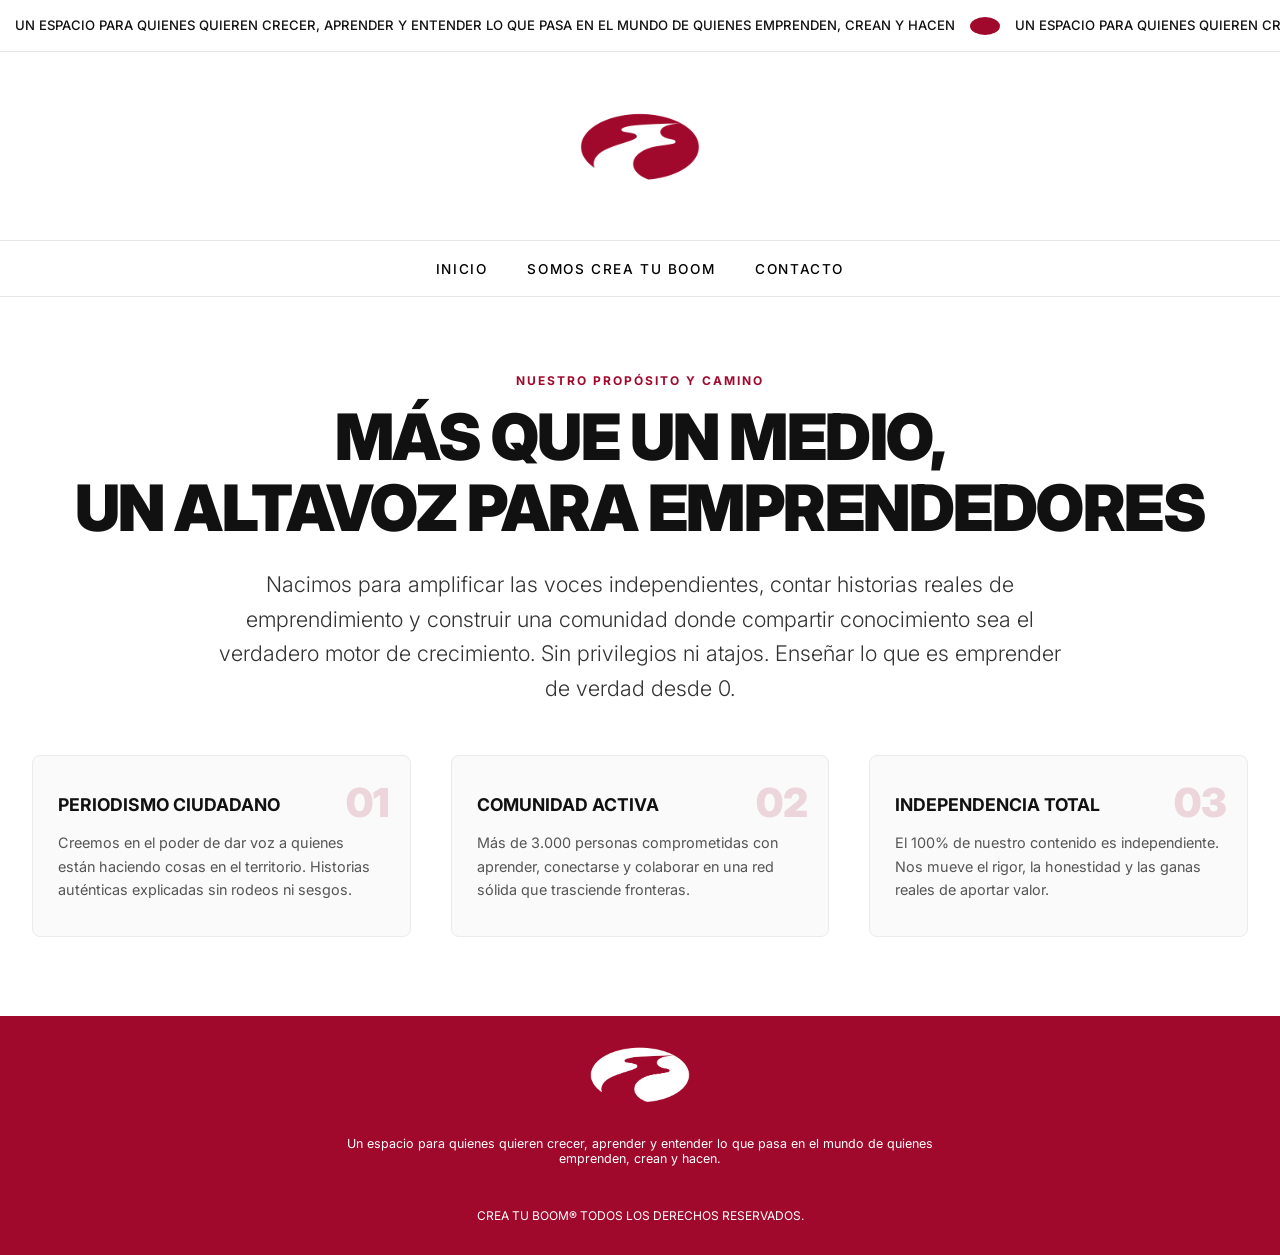
<file: somoscreatuboom/index.html>
<!DOCTYPE html>
<html lang="es">
<head>
    <meta charset="UTF-8">
    <meta name="viewport" content="width=device-width, initial-scale=1.0">
    <title>CREA TU BOOM</title>
    
    <!-- FAVICON -->
    <link rel="icon" type="image/png" href="/LOGOROJO.png">

    <!-- Google Fonts: Inter -->
    <link rel="preconnect" href="https://fonts.googleapis.com">
    <link rel="preconnect" href="https://fonts.gstatic.com" crossorigin>
    <link href="https://fonts.googleapis.com/css2?family=Inter:wght@100;200;300;400;500;600;700;800;900&display=swap" rel="stylesheet">
    <link rel="stylesheet" href="/style.css">

    <style>
        /* AJUSTES EXCLUSIVOS PARA MÓVIL (No afecta a la versión PC) */
        @media (max-width: 768px) {
            .header-container {
                display: flex !important;
                flex-direction: column !important;
                padding: 0 !important;
            }

            /* 1. Cinta deslizante arriba a ancho completo */
            .top-bar-ticker {
                width: 100% !important;
                padding: 8px 0 !important;
                margin: 0 !important;
            }

            .ticker-item span {
                font-size: 0.4rem !important; /* Texto más pequeño para celular */
                padding: 0 10px !important;
            }

            /* 2. Primera línea gris separadora */
            .linea-header-top {
                width: 100% !important;
                height: 1px !important;
                background-color: #e5e5e5 !important;
                margin: 0 !important;
            }

            /* 3. Fila del Logo (Izquierda) y Botón Hamburguesa (Derecha) */
            .header-logo-row {
                width: 100% !important;
                display: flex !important;
                justify-content: space-between !important;
                align-items: center !important;
                padding: 12px 20px !important;
                border-bottom: 1px solid rgba(0, 0, 0, 0.1) !important; /* Segunda línea gris separadora */
            }

            /* Imagen del óvalo aplicada exclusivamente para celular en el ticker */
            .punto-en-vivo-ticker {
                display: inline-block !important;
                width: 25px !important;              /* Ajusta el ancho según tu imagen */
                height: 12px !important;             /* Ajusta el alto según tu imagen */
                background-image: url('/ovalo.png') !important;
                background-size: contain !important;
                background-repeat: no-repeat !important;
                background-position: center !important;
                background-color: transparent !important;
                border-radius: 0 !important;
                box-shadow: none !important;
                min-width: unset !important;
                max-height: unset !important;
            }

            .logo-img {
                width: 90px !important;
                margin: 0 !important;
            }

            .mobile-menu-toggle {
                display: flex !important;
                position: static !important;
                padding: 5px !important;
            }
        }

        /* Estilos específicos adaptados usando la clase container global */
        .somos-hero {
            padding: 70px 0 50px;
            text-align: center;
        }

        .somos-tag {
            font-size: 0.75rem;
            font-weight: 700;
            letter-spacing: 2px;
            text-transform: uppercase;
            color: #a0092c;
            margin-bottom: 12px;
            display: inline-block;
        }

        .somos-title-main {
            font-size: clamp(2.2rem, 5vw, 4rem);
            font-weight: 900;
            line-height: 1.1;
            letter-spacing: -1.5px;
            text-transform: uppercase;
            color: #111111;
            margin-bottom: 24px;
        }

        .somos-intro {
            font-size: clamp(1.05rem, 2vw, 1.35rem);
            font-weight: 300;
            line-height: 1.6;
            color: #333333;
            max-width: 850px;
            margin: 0 auto;
        }

        /* Grid dinámico de Valores / Pilares adaptado al ancho de container */
        .pilares-grid {
            display: grid;
            grid-template-columns: repeat(auto-fit, minmax(280px, 1fr));
            gap: 2.5rem;
            margin-bottom: 80px;
        }

        .pilar-card {
            background-color: #fafafa;
            border: 1px solid #ebebeb;
            padding: 35px 25px;
            border-radius: 8px;
            transition: all 0.3s cubic-bezier(0.165, 0.84, 0.44, 1);
            position: relative;
            overflow: hidden;
        }

        .pilar-card:hover {
            transform: translateY(-6px);
            box-shadow: 0 12px 25px rgba(0,0,0,0.06);
            border-color: #a0092c;
        }

        .pilar-num {
            font-size: 2.5rem;
            font-weight: 900;
            color: rgba(160, 9, 44, 0.15);
            position: absolute;
            top: 15px;
            right: 20px;
        }

        .pilar-card h3 {
            font-size: 1.1rem;
            font-weight: 700;
            text-transform: uppercase;
            margin-bottom: 12px;
            color: #111111;
        }

        .pilar-card p {
            font-size: 0.9rem;
            color: #555555;
            line-height: 1.6;
            font-weight: 400;
        }

        /* Sección Mapa e Historia */
        .historia-mapa-section {
            background-color: #fcfcfc;
            border-top: 1px solid #eeeeee;
            border-bottom: 1px solid #eeeeee;
            padding: 80px 0;
        }

        .historia-container {
            display: grid;
            grid-template-columns: 1fr 1fr;
            gap: 50px;
            align-items: center;
        }

        .historia-info h2 {
            font-size: 2rem;
            font-weight: 800;
            text-transform: uppercase;
            letter-spacing: -0.5px;
            margin-bottom: 20px;
            color: #000000;
        }

        /* Botón estático actualizado con la forma de píldora idéntica y sin punto animado */
        .historia-badge {
            display: inline-block;
            background-color: #a0092c;
            color: #ffffff;
            padding: 0.55rem 1.2rem;
            border-radius: 70% / 500%;
            font-size: 0.85rem;
            font-weight: 400;
            font-family: 'Inter', sans-serif;
            margin-bottom: 20px;
            box-shadow: 0 4px 10px rgba(198, 42, 47, 0.3);
            cursor: default;
            user-select: none;
        }

        .historia-info p {
            font-size: 0.98rem;
            line-height: 1.7;
            color: #444444;
            margin-bottom: 18px;
        }

        /* Mapa de Argentina Interactivo */
        .mapa-box {
            position: relative;
            background: #ffffff;
            border: 1px solid #e5e5e5;
            border-radius: 12px;
            padding: 30px;
            box-shadow: 0 10px 30px rgba(0,0,0,0.03);
            text-align: center;
            max-width: 320px;
            margin: 0 auto;
        }

        /* Tooltip informativo flotante */
        .map-tooltip {
            position: absolute;
            bottom: 10px;
            left: 50%;
            transform: translateX(-50%);
            background-color: #111111;
            color: #ffffff;
            padding: 8px 14px;
            border-radius: 6px;
            font-size: 0.78rem;
            font-weight: 500;
            white-space: nowrap;
            box-shadow: 0 4px 12px rgba(0,0,0,0.15);
        }

        @media (max-width: 850px) {
            .historia-container {
                grid-template-columns: 1fr;
            }
        }
    </style>
</head>
<body>

    <!-- HEADER STYLE EN MÓVIL / TRADICIONAL EN ORDENADOR -->
    <header class="editorial-header">
        <div class="header-container">

            <!-- CINTA DE TEXTO DESLIZANTE (TICKER) -->
            <div class="top-bar-ticker">
                <div class="ticker-track">
                    <div class="ticker-item">
                        <span>UN ESPACIO PARA QUIENES QUIEREN CRECER, APRENDER Y ENTENDER LO QUE PASA EN EL MUNDO DE QUIENES EMPRENDEN, CREAN Y HACEN</span>
                        <span class="punto-en-vivo-ticker"></span>
                        <span>UN ESPACIO PARA QUIENES QUIEREN CRECER, APRENDER Y ENTENDER LO QUE PASA EN EL MUNDO DE QUIENES EMPRENDEN, CREAN Y HACEN</span>
                        <span class="punto-en-vivo-ticker"></span>
                    </div>
                    <div class="ticker-item">
                        <span>UN ESPACIO PARA QUIENES QUIEREN CRECER, APRENDER Y ENTENDER LO QUE PASA EN EL MUNDO DE QUIENES EMPRENDEN, CREAN Y HACEN</span>
                        <span class="punto-en-vivo-ticker"></span>
                        <span>UN ESPACIO PARA QUIENES QUIEREN CRECER, APRENDER Y ENTENDER LO QUE PASA EN EL MUNDO DE QUIENES EMPRENDEN, CREAN Y HACEN</span>
                        <span class="punto-en-vivo-ticker"></span>
                    </div>
                </div>
            </div>

            <!-- LÍNEA SEPARADORA SUPERIOR -->
            <div class="linea-header-top"></div> 

            <div class="header-logo-row">
                <a href="/" class="logo">
                    <img src="/LOGOROJO.png" alt="Logo de Crea tu Boom" class="logo-img">
                </a>

                <button class="mobile-menu-toggle" id="menuToggle" aria-label="Abrir menú">
                    <span></span>
                    <span></span>
                    <span></span>
                </button>
            </div>

            <nav class="header-nav-row" id="mobileNav">
                <ul>
                    <li><a href="/">Inicio</a></li>
                    <li><a href="/somoscreatuboom/" class="active">Somos Crea tu Boom</a></li>
                    <li><a href="/contacto/">Contacto</a></li>
                </ul>
            </nav>
        </div>
    </header>

    <main>
        <!-- SECCIÓN HERO DE SOMOS CREA TU BOOM -->
        <section class="somos-hero">
            <div class="container">
                <span class="somos-tag">Nuestro Propósito y Camino</span>
                <h1 class="somos-title-main">
                    Más que un medio,<br>un altavoz para emprendedores
                </h1>
                <p class="somos-intro">
                    Nacimos para amplificar las voces independientes, contar historias reales de emprendimiento y construir una comunidad donde compartir conocimiento sea el verdadero motor de crecimiento. Sin privilegios ni atajos. Enseñar lo que es emprender de verdad desde 0.
                </p>
            </div>
        </section>

        <!-- PILARES / VALORES -->
        <section class="pilares-section">
            <div class="container">
                <div class="pilares-grid">
                    <div class="pilar-card">
                        <span class="pilar-num">01</span>
                        <h3>Periodismo Ciudadano</h3>
                        <p>Creemos en el poder de dar voz a quienes están haciendo cosas en el territorio. Historias auténticas explicadas sin rodeos ni sesgos.</p>
                    </div>
                    <div class="pilar-card">
                        <span class="pilar-num">02</span>
                        <h3>Comunidad Activa</h3>
                        <p>Más de 3.000 personas comprometidas con aprender, conectarse y colaborar en una red sólida que trasciende fronteras.</p>
                    </div>
                    <div class="pilar-card">
                        <span class="pilar-num">03</span>
                        <h3>Independencia Total</h3>
                        <p>El 100% de nuestro contenido es independiente. Nos mueve el rigor, la honestidad y las ganas reales de aportar valor.</p>
                    </div>
                </div>
            </div>
        </section>
    </main>

    <!-- FOOTER -->
    <footer class="site-footer">
        <div class="footer-container">
            <div class="footer-logo">
                <img src="/LOGO.png" alt="Logo">
            </div>
            <p class="footer-description">
                Un espacio para quienes quieren crecer, aprender y entender lo que pasa en el mundo de quienes emprenden, crean y hacen.
            </p>
            <p class="footer-copyright">
                Crea tu Boom® Todos los derechos reservados.
            </p>
        </div>
    </footer>

    <!-- SCRIPT INTERACTIVO -->
    <script>
        const menuToggle = document.getElementById('menuToggle');
        const mobileNav = document.getElementById('mobileNav');

        if (menuToggle && mobileNav) {
            menuToggle.addEventListener('click', () => {
                mobileNav.classList.toggle('active');
            });
        }
    </script>
</body>
</html>
</file>
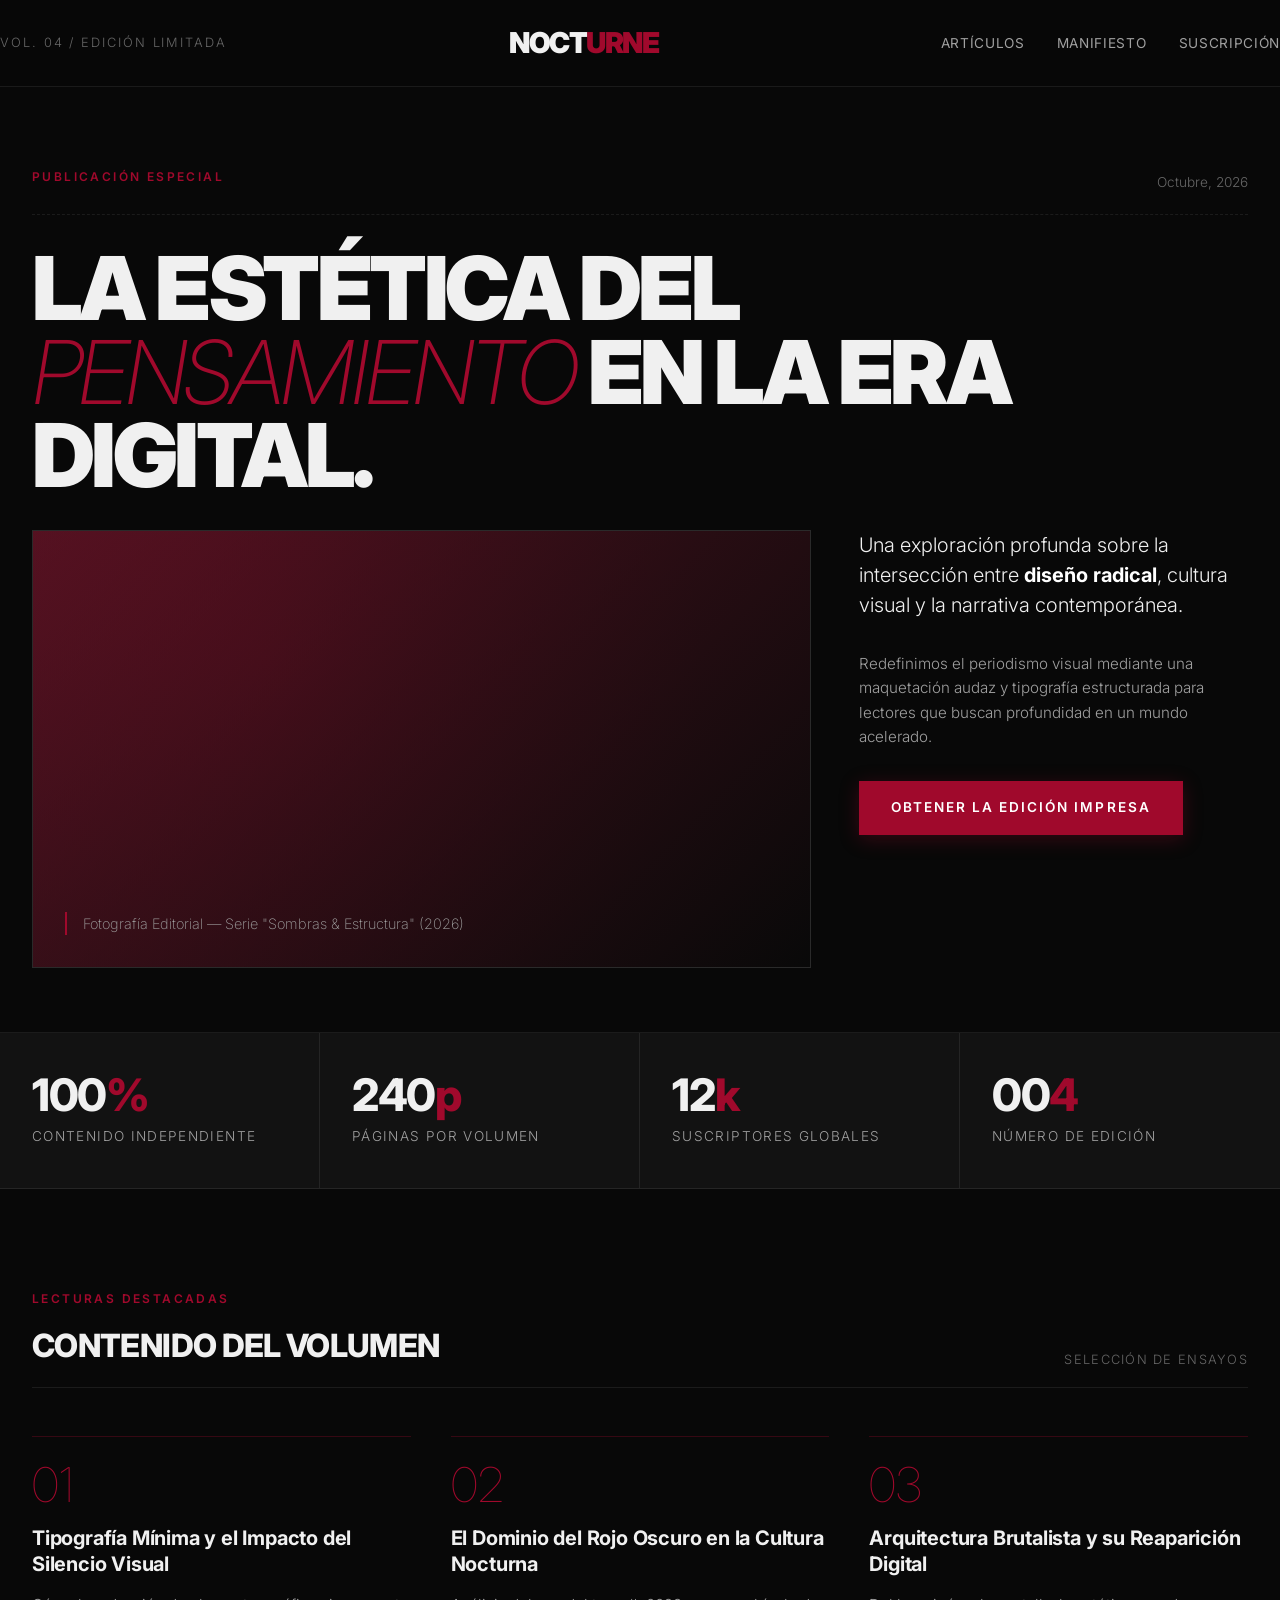
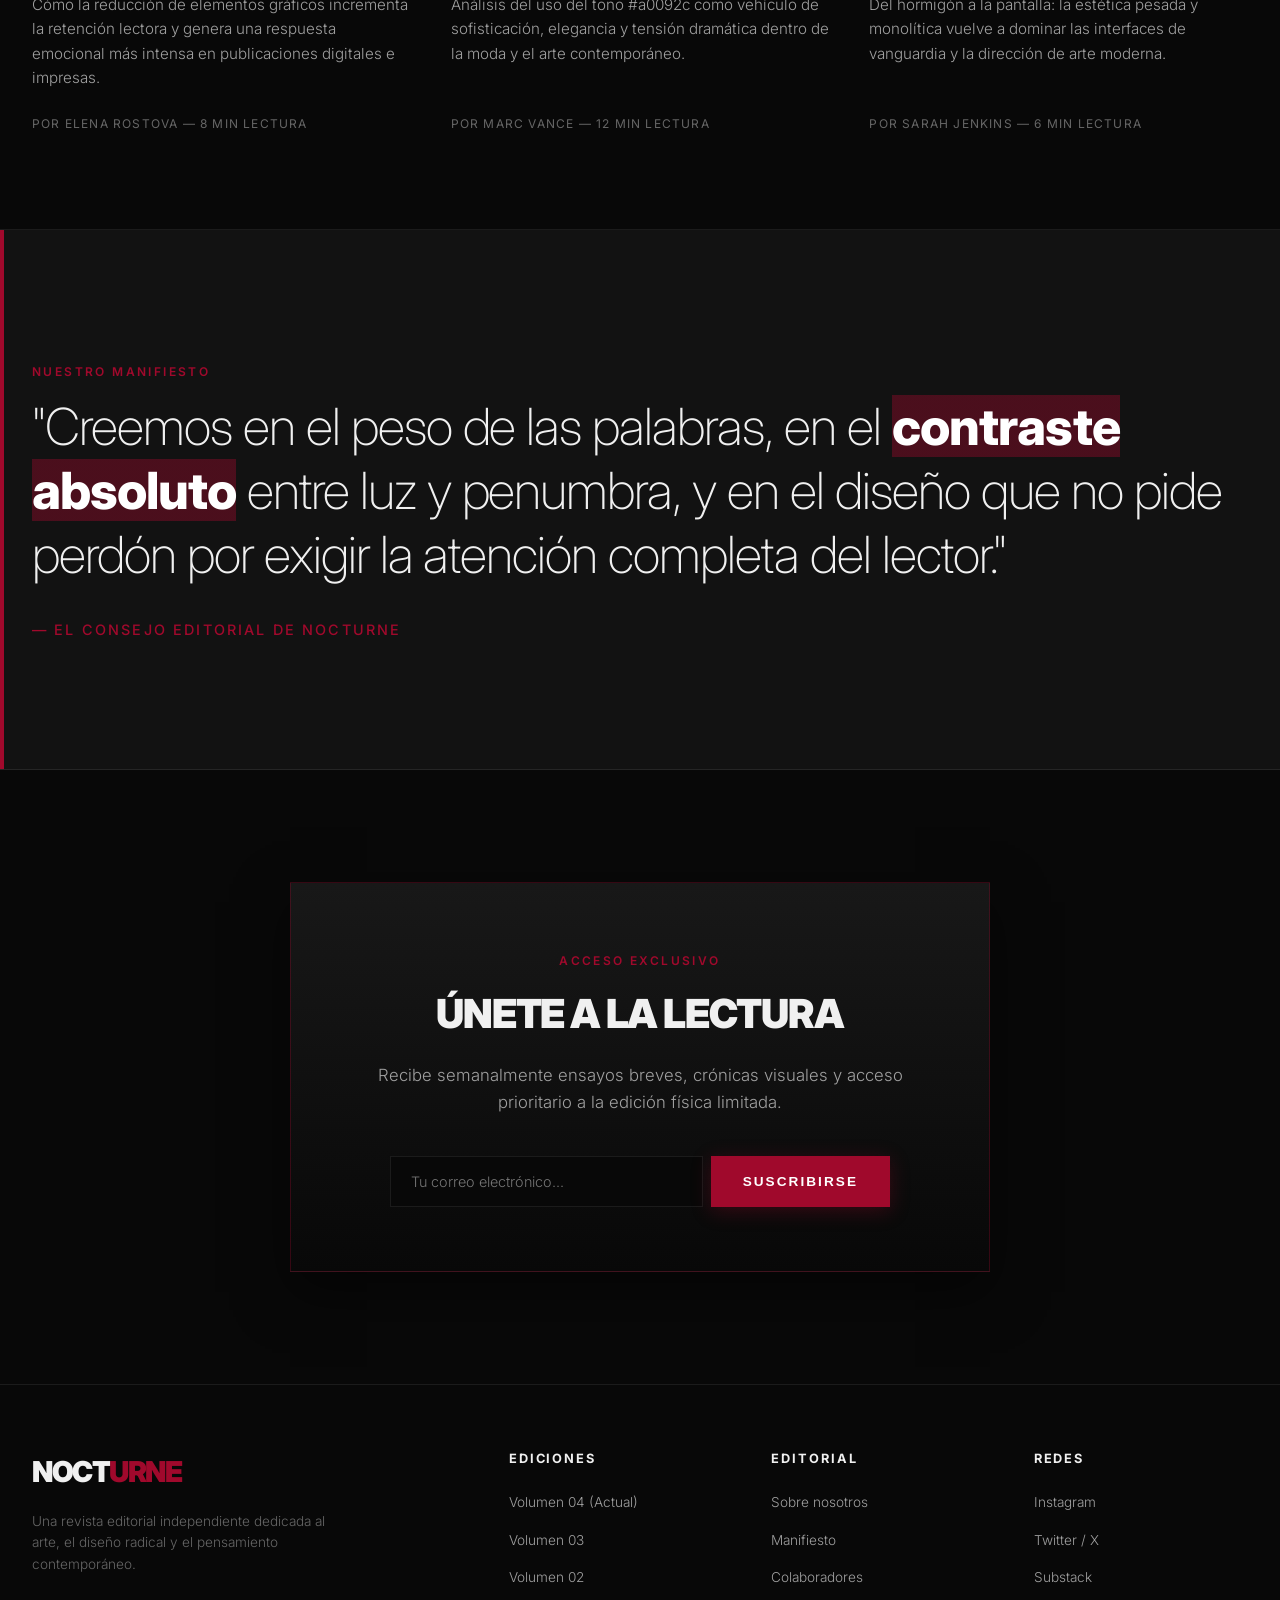
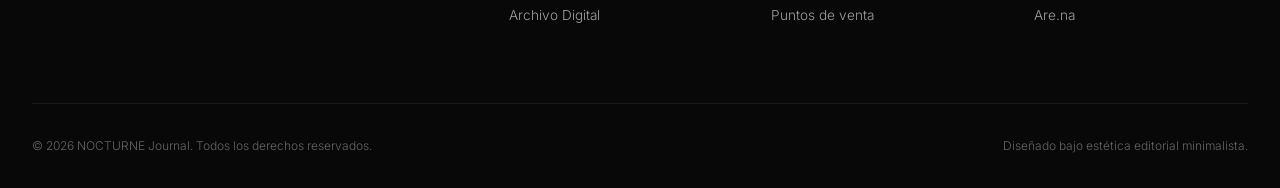
<file: gemini-code-1791270801812.html>
<!DOCTYPE html>
<html lang="es">
<head>
    <meta charset="UTF-8">
    <meta name="viewport" content="width=device-width, initial-scale=1.0">
    <title>NOCTURNE — Editorial Magazine & Journal</title>
    <!-- Google Fonts: Inter with multiple weights -->
    <link rel="preconnect" href="https://fonts.googleapis.com">
    <link rel="preconnect" href="https://fonts.gstatic.com" crossorigin>
    <link href="https://fonts.googleapis.com/css2?family=Inter:wght@100;200;300;400;500;600;700;800;900&display=swap" rel="stylesheet">
    <style>
        :root {
            --bg-black: #080808;
            --bg-surface: #121212;
            --bg-card: #181818;
            --accent-red: #a0092c;
            --accent-red-hover: #b80c34;
            --accent-red-light: rgba(160, 9, 44, 0.15);
            --text-primary: #f0f0f0;
            --text-secondary: #a0a0a0;
            --text-muted: #666666;
            --border-color: rgba(255, 255, 255, 0.08);
            --border-red: rgba(160, 9, 44, 0.3);
        }

        * {
            margin: 0;
            padding: 0;
            box-sizing: border-box;
        }

        body {
            background-color: var(--bg-black);
            color: var(--text-primary);
            font-family: 'Inter', -apple-system, BlinkMacSystemFont, sans-serif;
            line-height: 1.6;
            overflow-x: hidden;
            -webkit-font-smoothing: antialiased;
        }

        /* --- TYPOGRAPHY UTILITIES --- */
        .w-100 { font-weight: 100; }
        .w-200 { font-weight: 200; }
        .w-300 { font-weight: 300; }
        .w-400 { font-weight: 400; }
        .w-500 { font-weight: 500; }
        .w-600 { font-weight: 600; }
        .w-700 { font-weight: 700; }
        .w-800 { font-weight: 800; }
        .w-900 { font-weight: 900; }

        .editorial-label {
            font-weight: 600;
            font-size: 0.75rem;
            text-transform: uppercase;
            letter-spacing: 0.2em;
            color: var(--accent-red);
            display: inline-block;
            margin-bottom: 0.75rem;
        }

        /* --- CONTAINER --- */
        .container {
            max-width: 1300px;
            margin: 0 auto;
            padding: 0 2rem;
        }

        /* --- HEADER / NAVBAR --- */
        header {
            border-bottom: 1px solid var(--border-color);
            position: sticky;
            top: 0;
            background-color: rgba(8, 8, 8, 0.92);
            backdrop-filter: blur(12px);
            z-index: 1000;
        }

        .header-inner {
            display: flex;
            justify-content: space-between;
            align-items: center;
            padding: 1.25rem 0;
        }

        .issue-tag {
            font-weight: 300;
            font-size: 0.8rem;
            letter-spacing: 0.15em;
            text-transform: uppercase;
            color: var(--text-muted);
        }

        .logo {
            font-weight: 900;
            font-size: 1.8rem;
            letter-spacing: -0.05em;
            text-decoration: none;
            color: var(--text-primary);
            text-transform: uppercase;
        }

        .logo span {
            color: var(--accent-red);
        }

        nav ul {
            display: flex;
            list-style: none;
            gap: 2rem;
        }

        nav a {
            color: var(--text-secondary);
            text-decoration: none;
            font-weight: 400;
            font-size: 0.85rem;
            letter-spacing: 0.05em;
            text-transform: uppercase;
            transition: color 0.3s;
        }

        nav a:hover {
            color: var(--accent-red);
        }

        /* --- HERO SECTION --- */
        .hero {
            padding: 5rem 0 4rem;
            border-bottom: 1px solid var(--border-color);
        }

        .hero-meta {
            display: flex;
            justify-content: space-between;
            align-items: center;
            margin-bottom: 2rem;
            padding-bottom: 1rem;
            border-bottom: 1px dashed var(--border-color);
        }

        .hero-title {
            font-weight: 900;
            font-size: clamp(2.5rem, 7vw, 5.5rem);
            line-height: 0.95;
            letter-spacing: -0.04em;
            text-transform: uppercase;
            margin-bottom: 2rem;
        }

        .hero-title .highlight {
            color: var(--accent-red);
            font-weight: 200;
            font-style: italic;
        }

        .hero-grid {
            display: grid;
            grid-template-columns: 2fr 1fr;
            gap: 3rem;
            align-items: start;
        }

        .hero-image-wrapper {
            position: relative;
            background-color: var(--bg-card);
            border: 1px solid var(--border-color);
            overflow: hidden;
            aspect-ratio: 16/9;
        }

        .hero-image-placeholder {
            width: 100%;
            height: 100%;
            background: linear-gradient(135deg, rgba(160, 9, 44, 0.4) 0%, rgba(8, 8, 8, 0.95) 100%),
                        radial-gradient(circle at 30% 30%, rgba(160, 9, 44, 0.2), transparent 70%);
            display: flex;
            align-items: flex-end;
            padding: 2rem;
        }

        .hero-image-caption {
            font-weight: 200;
            font-size: 0.9rem;
            color: var(--text-secondary);
            border-left: 2px solid var(--accent-red);
            padding-left: 1rem;
        }

        .hero-lead {
            font-weight: 300;
            font-size: 1.25rem;
            line-height: 1.5;
            color: var(--text-primary);
            margin-bottom: 2rem;
        }

        .hero-lead strong {
            font-weight: 700;
            color: #fff;
        }

        .btn-primary {
            display: inline-block;
            background-color: var(--accent-red);
            color: #fff;
            padding: 1rem 2rem;
            font-weight: 600;
            font-size: 0.85rem;
            text-transform: uppercase;
            letter-spacing: 0.15em;
            text-decoration: none;
            border: none;
            cursor: pointer;
            transition: all 0.3s;
            box-shadow: 0 4px 20px rgba(160, 9, 44, 0.3);
        }

        .btn-primary:hover {
            background-color: var(--accent-red-hover);
            transform: translateY(-2px);
            box-shadow: 0 6px 25px rgba(160, 9, 44, 0.5);
        }

        /* --- STATS BAR --- */
        .stats-bar {
            display: grid;
            grid-template-columns: repeat(4, 1fr);
            border-bottom: 1px solid var(--border-color);
            background-color: var(--bg-surface);
        }

        .stat-item {
            padding: 2.5rem 2rem;
            border-right: 1px solid var(--border-color);
        }

        .stat-item:last-child {
            border-right: none;
        }

        .stat-number {
            font-weight: 800;
            font-size: 2.8rem;
            color: var(--text-primary);
            line-height: 1;
            margin-bottom: 0.5rem;
            letter-spacing: -0.03em;
        }

        .stat-number span {
            color: var(--accent-red);
        }

        .stat-label {
            font-weight: 300;
            font-size: 0.85rem;
            color: var(--text-secondary);
            text-transform: uppercase;
            letter-spacing: 0.1em;
        }

        /* --- EDITORIAL ARTICLES GRID --- */
        .editorial-section {
            padding: 6rem 0;
            border-bottom: 1px solid var(--border-color);
        }

        .section-header {
            display: flex;
            justify-content: space-between;
            align-items: flex-end;
            margin-bottom: 3rem;
            border-bottom: 1px solid var(--border-color);
            padding-bottom: 1rem;
        }

        .section-title {
            font-weight: 800;
            font-size: 2rem;
            text-transform: uppercase;
            letter-spacing: -0.02em;
        }

        .articles-grid {
            display: grid;
            grid-template-columns: repeat(3, 1fr);
            gap: 2.5rem;
        }

        .article-card {
            display: flex;
            flex-direction: column;
            border-top: 1px solid var(--border-red);
            padding-top: 1.5rem;
            transition: transform 0.3s;
        }

        .article-card:hover {
            transform: translateY(-4px);
        }

        .article-num {
            font-weight: 100;
            font-size: 3rem;
            color: var(--accent-red);
            line-height: 1;
            margin-bottom: 1rem;
        }

        .article-title {
            font-weight: 700;
            font-size: 1.25rem;
            line-height: 1.3;
            margin-bottom: 1rem;
            letter-spacing: -0.01em;
        }

        .article-excerpt {
            font-weight: 300;
            font-size: 0.95rem;
            color: var(--text-secondary);
            line-height: 1.6;
            margin-bottom: 1.5rem;
        }

        .article-meta {
            margin-top: auto;
            font-weight: 400;
            font-size: 0.75rem;
            text-transform: uppercase;
            letter-spacing: 0.1em;
            color: var(--text-muted);
        }

        /* --- FEATURED QUOTE / MANIFESTO --- */
        .manifesto {
            padding: 8rem 0;
            background-color: var(--bg-surface);
            border-bottom: 1px solid var(--border-color);
            position: relative;
            overflow: hidden;
        }

        .manifesto::before {
            content: '';
            position: absolute;
            top: 0;
            left: 0;
            width: 4px;
            height: 100%;
            background-color: var(--accent-red);
        }

        .quote-text {
            font-weight: 200;
            font-size: clamp(1.8rem, 4vw, 3.2rem);
            line-height: 1.25;
            letter-spacing: -0.02em;
            margin-bottom: 2rem;
            color: var(--text-primary);
        }

        .quote-text strong {
            font-weight: 800;
            color: #fff;
            background: linear-gradient(120deg, transparent 0%, rgba(160, 9, 44, 0.4) 0%);
        }

        .author {
            font-weight: 500;
            font-size: 0.9rem;
            text-transform: uppercase;
            letter-spacing: 0.15em;
            color: var(--accent-red);
        }

        /* --- NEWSLETTER / CTA --- */
        .cta-section {
            padding: 7rem 0;
            text-align: center;
        }

        .cta-box {
            max-width: 700px;
            margin: 0 auto;
            background: linear-gradient(180deg, var(--bg-card) 0%, var(--bg-black) 100%);
            border: 1px solid var(--border-red);
            padding: 4rem 3rem;
            box-shadow: 0 20px 50px rgba(0, 0, 0, 0.5);
        }

        .cta-title {
            font-weight: 900;
            font-size: 2.5rem;
            text-transform: uppercase;
            letter-spacing: -0.03em;
            margin-bottom: 1rem;
        }

        .cta-desc {
            font-weight: 300;
            font-size: 1.05rem;
            color: var(--text-secondary);
            margin-bottom: 2.5rem;
        }

        .cta-form {
            display: flex;
            gap: 0.5rem;
            max-width: 500px;
            margin: 0 auto;
        }

        .cta-input {
            flex: 1;
            background-color: var(--bg-black);
            border: 1px solid var(--border-color);
            padding: 1rem 1.25rem;
            color: #fff;
            font-family: 'Inter', sans-serif;
            font-weight: 300;
            font-size: 0.9rem;
            outline: none;
            transition: border-color 0.3s;
        }

        .cta-input:focus {
            border-color: var(--accent-red);
        }

        /* --- FOOTER --- */
        footer {
            border-top: 1px solid var(--border-color);
            padding: 4rem 0 2rem;
            background-color: var(--bg-black);
        }

        .footer-grid {
            display: grid;
            grid-template-columns: 2fr 1fr 1fr 1fr;
            gap: 3rem;
            margin-bottom: 4rem;
        }

        .footer-brand .logo {
            display: inline-block;
            margin-bottom: 1rem;
        }

        .footer-desc {
            font-weight: 300;
            font-size: 0.85rem;
            color: var(--text-muted);
            max-width: 300px;
        }

        .footer-title {
            font-weight: 700;
            font-size: 0.8rem;
            text-transform: uppercase;
            letter-spacing: 0.15em;
            color: var(--text-primary);
            margin-bottom: 1.25rem;
        }

        .footer-links {
            list-style: none;
        }

        .footer-links li {
            margin-bottom: 0.75rem;
        }

        .footer-links a {
            color: var(--text-secondary);
            text-decoration: none;
            font-weight: 300;
            font-size: 0.85rem;
            transition: color 0.3s;
        }

        .footer-links a:hover {
            color: var(--accent-red);
        }

        .footer-bottom {
            display: flex;
            justify-content: space-between;
            align-items: center;
            padding-top: 2rem;
            border-top: 1px solid var(--border-color);
            font-weight: 300;
            font-size: 0.75rem;
            color: var(--text-muted);
        }

        /* --- RESPONSIVE --- */
        @media (max-width: 992px) {
            .hero-grid {
                grid-template-columns: 1fr;
            }

            .stats-bar {
                grid-template-columns: repeat(2, 1fr);
            }

            .articles-grid {
                grid-template-columns: 1fr;
            }

            .footer-grid {
                grid-template-columns: 1fr 1fr;
            }
        }

        @media (max-width: 600px) {
            .stats-bar {
                grid-template-columns: 1fr;
            }

            .cta-form {
                flex-direction: column;
            }

            .footer-grid {
                grid-template-columns: 1fr;
            }

            nav ul {
                display: none;
            }
        }
    </style>
</head>
<body>

    <!-- HEADER -->
    <header>
        <div class="container header-inner">
            <span class="issue-tag">Vol. 04 / Edición Limitada</span>
            <a href="#" class="logo">NOCT<span>URNE</span></a>
            <nav>
                <ul>
                    <li><a href="#articulos">Artículos</a></li>
                    <li><a href="#manifiesto">Manifiesto</a></li>
                    <li><a href="#suscripcion">Suscripción</a></li>
                </ul>
            </nav>
        </div>
    </header>

    <!-- HERO SECTION -->
    <section class="hero">
        <div class="container">
            <div class="hero-meta">
                <span class="editorial-label">Publicación Especial</span>
                <span class="w-300" style="font-size: 0.85rem; color: var(--text-muted);">Octubre, 2026</span>
            </div>

            <h1 class="hero-title">
                La estética del <span class="highlight">pensamiento</span> en la era digital.
            </h1>

            <div class="hero-grid">
                <div class="hero-image-wrapper">
                    <div class="hero-image-placeholder">
                        <p class="hero-image-caption">Fotografía Editorial — Serie "Sombras & Estructura" (2026)</p>
                    </div>
                </div>

                <div class="hero-content">
                    <p class="hero-lead">
                        Una exploración profunda sobre la intersección entre <strong>diseño radical</strong>, cultura visual y la narrativa contemporánea.
                    </p>
                    <p class="w-300" style="color: var(--text-secondary); margin-bottom: 2rem; font-size: 0.95rem;">
                        Redefinimos el periodismo visual mediante una maquetación audaz y tipografía estructurada para lectores que buscan profundidad en un mundo acelerado.
                    </p>
                    <a href="#suscripcion" class="btn-primary">Obtener la edición impresa</a>
                </div>
            </div>
        </div>
    </section>

    <!-- STATS / HIGHLIGHTS -->
    <div class="stats-bar">
        <div class="stat-item">
            <div class="stat-number">100<span>%</span></div>
            <div class="stat-label">Contenido Independiente</div>
        </div>
        <div class="stat-item">
            <div class="stat-number">240<span>p</span></div>
            <div class="stat-label">Páginas por Volumen</div>
        </div>
        <div class="stat-item">
            <div class="stat-number">12<span>k</span></div>
            <div class="stat-label">Suscriptores Globales</div>
        </div>
        <div class="stat-item">
            <div class="stat-number">00<span>4</span></div>
            <div class="stat-label">Número de Edición</div>
        </div>
    </div>

    <!-- ARTICLES GRID -->
    <section class="editorial-section" id="articulos">
        <div class="container">
            <div class="section-header">
                <div>
                    <span class="editorial-label">Lecturas Destacadas</span>
                    <h2 class="section-title">Contenido del Volumen</h2>
                </div>
                <span class="w-300" style="color: var(--text-muted); text-transform: uppercase; font-size: 0.8rem; letter-spacing: 0.1em;">Selección de ensayos</span>
            </div>

            <div class="articles-grid">
                <!-- Art 1 -->
                <article class="article-card">
                    <span class="article-num">01</span>
                    <h3 class="article-title">Tipografía Mínima y el Impacto del Silencio Visual</h3>
                    <p class="article-excerpt">
                        Cómo la reducción de elementos gráficos incrementa la retención lectora y genera una respuesta emocional más intensa en publicaciones digitales e impresas.
                    </p>
                    <div class="article-meta">Por Elena Rostova — 8 min lectura</div>
                </article>

                <!-- Art 2 -->
                <article class="article-card">
                    <span class="article-num">02</span>
                    <h3 class="article-title">El Dominio del Rojo Oscuro en la Cultura Nocturna</h3>
                    <p class="article-excerpt">
                        Análisis del uso del tono #a0092c como vehículo de sofisticación, elegancia y tensión dramática dentro de la moda y el arte contemporáneo.
                    </p>
                    <div class="article-meta">Por Marc Vance — 12 min lectura</div>
                </article>

                <!-- Art 3 -->
                <article class="article-card">
                    <span class="article-num">03</span>
                    <h3 class="article-title">Arquitectura Brutalista y su Reaparición Digital</h3>
                    <p class="article-excerpt">
                        Del hormigón a la pantalla: la estética pesada y monolítica vuelve a dominar las interfaces de vanguardia y la dirección de arte moderna.
                    </p>
                    <div class="article-meta">Por Sarah Jenkins — 6 min lectura</div>
                </article>
            </div>
        </div>
    </section>

    <!-- MANIFESTO -->
    <section class="manifesto" id="manifiesto">
        <div class="container">
            <span class="editorial-label">Nuestro Manifiesto</span>
            <blockquote class="quote-text">
                "Creemos en el peso de las palabras, en el <strong>contraste absoluto</strong> entre luz y penumbra, y en el diseño que no pide perdón por exigir la atención completa del lector."
            </blockquote>
            <p class="author">— El Consejo Editorial de NOCTURNE</p>
        </div>
    </section>

    <!-- CALL TO ACTION / NEWSLETTER -->
    <section class="cta-section" id="suscripcion">
        <div class="container">
            <div class="cta-box">
                <span class="editorial-label">Acceso Exclusivo</span>
                <h2 class="cta-title">Únete a la Lectura</h2>
                <p class="cta-desc">Recibe semanalmente ensayos breves, crónicas visuales y acceso prioritario a la edición física limitada.</p>
                <form class="cta-form" onsubmit="event.preventDefault();">
                    <input type="email" class="cta-input" placeholder="Tu correo electrónico..." required>
                    <button type="submit" class="btn-primary">Suscribirse</button>
                </form>
            </div>
        </div>
    </section>

    <!-- FOOTER -->
    <footer>
        <div class="container">
            <div class="footer-grid">
                <div class="footer-brand">
                    <a href="#" class="logo">NOCT<span>URNE</span></a>
                    <p class="footer-desc">Una revista editorial independiente dedicada al arte, el diseño radical y el pensamiento contemporáneo.</p>
                </div>
                <div>
                    <h4 class="footer-title">Ediciones</h4>
                    <ul class="footer-links">
                        <li><a href="#">Volumen 04 (Actual)</a></li>
                        <li><a href="#">Volumen 03</a></li>
                        <li><a href="#">Volumen 02</a></li>
                        <li><a href="#">Archivo Digital</a></li>
                    </ul>
                </div>
                <div>
                    <h4 class="footer-title">Editorial</h4>
                    <ul class="footer-links">
                        <li><a href="#">Sobre nosotros</a></li>
                        <li><a href="#">Manifiesto</a></li>
                        <li><a href="#">Colaboradores</a></li>
                        <li><a href="#">Puntos de venta</a></li>
                    </ul>
                </div>
                <div>
                    <h4 class="footer-title">Redes</h4>
                    <ul class="footer-links">
                        <li><a href="#">Instagram</a></li>
                        <li><a href="#">Twitter / X</a></li>
                        <li><a href="#">Substack</a></li>
                        <li><a href="#">Are.na</a></li>
                    </ul>
                </div>
            </div>

            <div class="footer-bottom">
                <p>&copy; 2026 NOCTURNE Journal. Todos los derechos reservados.</p>
                <p>Diseñado bajo estética editorial minimalista.</p>
            </div>
        </div>
    </footer>

</body>
</html>
</file>
<file: style.css>
:root {
    --bg-black: #FFFFFF;
    --bg-surface: #FFFFFF;
    --bg-card: #FFFFFF;
    --accent-red: #a0092c;
    --accent-red-hover: #b80c34;
    --accent-red-light: rgba(160, 9, 44, 0.15);
    --text-primary: #000000;
    --text-secondary: #000000;
    --text-muted: #666666;
    --border-color: rgba(0, 0, 0, 0.1);
    --border-red: rgba(160, 9, 44, 0.3);
}

* {
    margin: 0;
    padding: 0;
    box-sizing: border-box;
}

body {
    background-color: var(--bg-black);
    color: var(--text-primary);
    font-family: 'Inter', -apple-system, BlinkMacSystemFont, sans-serif;
    line-height: 1.6;
    overflow-x: hidden;
    -webkit-font-smoothing: antialiased;
}

/* --- TYPOGRAPHY UTILITIES --- */
.w-100 { font-family: 'Inter', sans-serif; font-weight: 100; }
.w-200 { font-family: 'Inter', sans-serif; font-weight: 200; }
.w-300 { font-family: 'Inter', sans-serif; font-weight: 300; }
.w-400 { font-family: 'Inter', sans-serif; font-weight: 400; }
.w-500 { font-family: 'Inter', sans-serif; font-weight: 500; }
.w-600 { font-family: 'Inter', sans-serif; font-weight: 600; }
.w-700 { font-family: 'Inter', sans-serif; font-weight: 700; }
.w-800 { font-family: 'Inter', sans-serif; font-weight: 800; }
.w-900 { font-family: 'Inter', sans-serif; font-weight: 900; }

.editorial-label {
    font-family: 'Inter', sans-serif;
    font-weight: 600;
    font-size: 0.75rem;
    text-transform: uppercase;
    letter-spacing: 0rem;
    color: var(--accent-red);
    display: inline-block;
    margin-bottom: 0.75rem;
}

/* --- CONTAINER --- */
.container {
    max-width: 1550px;
    margin: 0 auto;
    padding: 0 2rem;
}

/* --- HEADER / NAVBAR (DESKTOP) --- */
.editorial-header {
    width: 100%;
    background-color: #FFF;
    position: sticky;
    top: 0;
    z-index: 1000;
}

.header-container {
    width: 100%;
}

.header-logo-row {
    width: 100%;
    padding: 25px 0;
    text-align: center;
    border-bottom: 1px solid rgba(0, 0, 0, 0.1);
}

.logo {
    display: inline-block;
    text-decoration: none;
}

.logo-img {
    width: 120px;
    height: auto;
    display: block;
    margin: 0 auto;
}

.header-nav-row {
    width: 100%;
    padding: 15px 0;
    border-bottom: 1px solid rgba(0, 0, 0, 0.1);
}

.header-nav-row ul {
    display: flex;
    justify-content: center;
    align-items: center;
    list-style: none;
    gap: 2.5rem;
    margin: 0;
    padding: 0;
}

.header-nav-row a {
    font-family: 'Inter', sans-serif;
    color: #000000;
    text-decoration: none;
    font-weight: 500;
    font-size: 0.85rem;
    letter-spacing: 0.1rem;
    text-transform: uppercase;
    transition: color 0.3s;
}

.header-nav-row a:hover {
    color: var(--accent-red);
}

/* Botón Menú Hamburguesa (Oculto en Escritorio) */
.mobile-menu-toggle {
    display: none;
    background: none;
    border: none;
    cursor: pointer;
    padding: 10px;
    flex-direction: column;
    gap: 5px;
}

.mobile-menu-toggle span {
    display: block;
    width: 22px;
    height: 2px;
    background-color: #000000;
    transition: all 0.3s;
}

/* --- HERO SECTION & 3-COLUMN LAYOUT --- */
.hero {
    padding: 3rem 0 4rem;
    border-bottom: 1px solid rgba(0, 0, 0, 0.1);
}

.hero-layout {
    display: grid;
    grid-template-columns: 2.6fr 1.7fr 1fr;
    gap: 2.5rem;
    align-items: start;
}
.hero-lead {
    font-size: 0,1rem; /* Ajusta este valor para hacerlo más grande o más chico */
    line-height: 1.6;
}

/* Columna 1: Nota Principal (Foto + Texto) con su línea divisoria derecha */
.hero-main-content {
    display: grid;
    grid-template-columns: 1.9fr 0.7fr;
    gap: 2rem;
    align-items: start;
    padding-right: 2.5rem;
    border-right: 1px solid rgba(0, 0, 0, 0.1);
}

.hero-main-image {
    width: 100%;
    overflow: hidden;
}

.hero-main-image img {
    width: 100%;
    height: auto;
    display: block;
}

.hero-content-right {
    display: flex;
    flex-direction: column;
    justify-content: flex-start;
    gap: 1rem; /* Mantiene el botón cerquita del texto */
}

/* Columna 2: Informes (Barra Lateral) con su línea divisoria derecha */
.hero-sidebar {
    display: flex;
    flex-direction: column;
    justify-content: space-between;
    gap: 2rem;
    padding-right: 2.5rem;
    border-right: 1px solid rgba(0, 0, 0, 0.1);
}

.sidebar-card {
    display: flex;
    flex-direction: column;
    border-bottom: 1px solid rgba(0, 0, 0, 0.08);
    padding-bottom: 1.5rem;
}

.sidebar-card:last-child {
    border-bottom: none;
    padding-bottom: 0;
}

.sidebar-card-img {
    width: 100%;
    height: 160px;
    object-fit: cover;
    object-position: center 20%;
    margin-bottom: 0.75rem;
}

.sidebar-category {
    font-family: 'Inter', sans-serif;
    font-weight: 700;
    font-size: 0.7rem;
    text-transform: uppercase;
    letter-spacing: 0.1em;
    color: #333333;
    margin-bottom: 0.4rem;
}

.sidebar-title {
    font-family: 'Inter', sans-serif;
    font-weight: 700;
    font-size: 1.05rem;
    line-height: 1.35;
    color: #000000;
    margin-bottom: 0.5rem;
    text-decoration: none;
}

.sidebar-title:hover {
    color: var(--accent-red);
}

.sidebar-author {
    font-family: 'Inter', sans-serif;
    font-weight: 400;
    font-size: 0.8rem;
    color: #666666;
}

.sidebar-author strong {
    font-weight: 600;
    color: #121212;
    text-decoration: underline;
}

/* Columna 3: Últimas Noticias */
.news-column {
    display: flex;
    flex-direction: column;
    gap: 20px;
    width: 100%;
}

.news-header {
    display: flex;
    align-items: center;
    gap: 8px;
    padding-bottom: 12px;
    border-bottom: 1px solid #e5e5e5;
}

/* Punto rojo titilante (Efecto En Vivo) */
.live-dot {
    width: 10px;
    height: 10px;
    background-color: #ff3b30;
    border-radius: 50%;
    display: inline-block;
    animation: pulse-red 1.5s infinite ease-in-out;
}

@keyframes pulse-red {
    0% { opacity: 1; transform: scale(1); }
    50% { opacity: 0.2; transform: scale(0.85); }
    100% { opacity: 1; transform: scale(1); }
}

.news-title {
    font-family: 'Inter', sans-serif;
    font-size: 0.9rem;
    font-weight: 800;
    letter-spacing: 1.5px;
    text-transform: uppercase;
    color: #0d0d0d;
    margin: 0;
}

.news-list {
    display: flex;
    flex-direction: column;
    gap: 20px;
}

.news-item {
    border-bottom: 1px solid #f0f0f0;
    padding-bottom: 16px;
}

.news-category {
    font-family: 'Inter', sans-serif;
    font-size: 0.75rem;
    font-weight: 700;
    text-transform: uppercase;
    letter-spacing: 1px;
    color: #777777;
}

.news-item-title {
    font-family: 'Inter', sans-serif;
    font-size: 1rem;
    font-weight: 700;
    line-height: 1.3;
    margin: 6px 0;
}

.news-item-title a {
    color: #0d0d0d;
    text-decoration: none;
}

.news-item-title a:hover {
    text-decoration: underline;
}

.news-author {
    font-family: 'Inter', sans-serif;
    font-size: 0.8rem;
    color: #777777;
}

.news-author span {
    font-weight: 600;
    color: #0d0d0d;
}

/* --- BUTTONS --- */
.btn-primary {
    display: inline-block;
    background-color: var(--accent-red);
    color: #fff;
    padding: 1rem 2rem;
    font-family: 'Inter', sans-serif;
    font-weight: 600;
    font-size: 0.55rem;
    text-transform: uppercase;
    letter-spacing: 0.15em;
    text-decoration: none;
    border: none;
    cursor: pointer;
    transition: all 0.3s;
    box-shadow: 0 4px 20px rgba(160, 9, 44, 0.3);
    text-align: center;
    width: fit-content;
}

.btn-primary:hover {
    background-color: var(--accent-red-hover);
    transform: translateY(-2px);
    box-shadow: 0 6px 25px rgba(160, 9, 44, 0.5);
}

/* --- STATS BAR --- */
.stats-bar {
    display: grid;
    grid-template-columns: repeat(4, 1fr);
    border-bottom: 1px solid rgba(0, 0, 0, 0.1);
    background-color: #FFFFFF;
}

.stat-item {
    padding: 2.5rem 2rem;
    border-right: 1px solid rgba(0, 0, 0, 0.1);
    text-align: center;
}

.stat-item:last-child {
    border-right: none;
}

.stat-number {
    font-family: 'Inter', sans-serif;
    font-weight: 800;
    font-size: 2.8rem;
    color: #000000;
    line-height: 1;
    margin-bottom: 0.5rem;
    letter-spacing: -0.03em;
}

.stat-number span {
    color: var(--accent-red);
}

.stat-label {
    font-family: 'Inter', sans-serif;
    font-weight: 400;
    font-size: 0.85rem;
    color: #555555;
    text-transform: uppercase;
    letter-spacing: 0.1em;
}

/* --- EDITORIAL ARTICLES GRID --- */
.editorial-section {
    padding: 6rem 0;
    border-bottom: 1px solid rgba(0, 0, 0, 0.1);
}

.section-header {
    display: flex;
    flex-direction: column;   /* Alinea los elementos uno debajo de otro */
    align-items: center;       /* Centra horizontalmente todo el contenido */
    text-align: center;        /* Centra el texto dentro de los elementos */
    margin-bottom: 3rem;
    border-bottom: 1px solid rgba(0, 0, 0, 0.1);
    padding-bottom: 1rem;
}

.section-title {
    font-family: 'Inter', sans-serif;
    font-weight: 800;
    font-size: 5rem;
    text-transform: uppercase;
    letter-spacing: -0.02em;
    position: relative;
    overflow: hidden;
    text-align: center;
    margin-bottom: -1rem;
}
.section-subtitle {
    color: var(--text-muted);
    text-transform: uppercase;
    font-size: 0.8rem;
    letter-spacing: 0.1em;
    margin-top: 0rem; /* Espacio opcional entre el título y el subtítulo */
}

.articles-grid {
    display: grid;
    grid-template-columns: repeat(3, 1fr);
    gap: 2.5rem;
}

.article-card {
    display: flex;
    flex-direction: column;
    border-top: 1px solid var(--border-red);
    padding-top: 1.5rem;
    transition: transform 0.3s;
}

.article-card:hover {
    transform: translateY(-4px);
}

.article-num {
    font-family: 'Inter', sans-serif;
    font-weight: 100;
    font-size: 1rem;
    color: var(--accent-red);
    line-height: 1;
    margin-bottom: 1rem;
}

.article-title {
    font-family: 'Inter', sans-serif;
    font-weight: 700;
    font-size: 1.25rem;
    line-height: 1.3;
    margin-bottom: 1rem;
    letter-spacing: -0.01em;
    position: relative;
    overflow: hidden;
    text-align: center;
}

.article-excerpt {
    font-family: 'Inter', sans-serif;
    font-weight: 300;
    font-size: 0.95rem;
    color: var(--text-secondary);
    line-height: 1.6;
    margin-bottom: 1.5rem;
    position: relative;
    overflow: hidden;
    text-align: center;
}

.article-meta {
    margin-top: auto;
    font-family: 'Inter', sans-serif;
    font-weight: 400;
    font-size: 0.75rem;
    text-transform: uppercase;
    letter-spacing: 0.1em;
    color: var(--text-muted);
    position: relative;
    overflow: hidden;
    text-align: center;
}

/* --- MANIFESTO --- */
.manifesto {
    padding: 8rem 0;
    background-color: var(--bg-surface);
    border-bottom: 1px solid rgba(0, 0, 0, 0.1);
    position: relative;
    overflow: hidden;
    text-align: center;
}

.quote-text {
    font-family: 'Inter', sans-serif;
    font-weight: 200;
    font-size: clamp(1.8rem, 4vw, 3.2rem);
    line-height: 1.25;
    letter-spacing: -0.02em;
    margin-bottom: 2rem;
    color: var(--text-primary);
}

.quote-text strong {
    font-family: 'Inter', sans-serif;
    font-weight: 800;
    color: #000;
    background: linear-gradient(120deg, transparent 0%, rgba(160, 9, 44, 0.4) 0%);
}

.author {
    font-family: 'Inter', sans-serif;
    font-weight: 500;
    font-size: 0.9rem;
    text-transform: uppercase;
    letter-spacing: 0.15em;
    color: var(--accent-red);
}

/* --- CALL TO ACTION / NEWSLETTER --- */
.cta-section {
    padding: 7rem 0;
    text-align: center;
}

.cta-box {
    max-width: 700px;
    margin: 0 auto;
    background: #FFFFFF;
    border: 1px solid var(--border-red);
    padding: 4rem 3rem;
    box-shadow: 0 10px 30px rgba(0, 0, 0, 0.05);
}

.cta-title {
    font-family: 'Inter', sans-serif;
    font-weight: 900;
    font-size: 2.5rem;
    text-transform: uppercase;
    letter-spacing: -0.03em;
    margin-bottom: 1rem;
}

.cta-desc {
    font-family: 'Inter', sans-serif;
    font-weight: 300;
    font-size: 1.05rem;
    color: var(--text-secondary);
    margin-bottom: 2.5rem;
}

.cta-form {
    display: flex;
    gap: 0.5rem;
    max-width: 500px;
    margin: 0 auto;
}

.cta-input {
    flex: 1;
    background-color: #FFFFFF;
    border: 1px solid rgba(0, 0, 0, 0.2);
    padding: 1rem 1.25rem;
    color: #000;
    font-family: 'Inter', sans-serif;
    font-weight: 300;
    font-size: 0.9rem;
    outline: none;
    transition: border-color 0.3s;
}

.cta-input:focus {
    border-color: var(--accent-red);
}

/* --- FOOTER --- */
/* --- FOOTER --- */
footer {
    border-top: none; /* Elimina la línea superior que crea el corte visual */
    padding: 2rem 0 2rem; /* Reduce el espacio de arriba (antes era 4rem) */
    background-color: #c52a2f;
    margin-top: -1px; /* Truco de seguridad para solapar cualquier micro-hueco */
}

.footer-grid {
    display: grid;
    grid-template-columns: 2fr 1fr 1fr 1fr;
    gap: 3rem;
    margin-bottom: 0rem;
}

.footer-desc {
    font-family: 'Inter', sans-serif;
    font-weight: 300;
    font-size: 0.85rem;
    color: var(--text-muted);
    max-width: 300px;
}

.footer-title {
    font-family: 'Inter', sans-serif;
    font-weight: 700;
    font-size: 0.8rem;
    text-transform: uppercase;
    letter-spacing: 0.15em;
    color: var(--text-primary);
    margin-bottom: 0rem;
}

.footer-links {
    list-style: none;
}

.footer-links li {
    margin-bottom: 0.75rem;
}

.footer-links a {
    font-family: 'Inter', sans-serif;
    color: var(--text-secondary);
    text-decoration: none;
    font-weight: 300;
    font-size: 0.85rem;
    transition: color 0.3s;
}

.footer-links a:hover {
    color: var(--accent-red);
}

.footer-bottom {
    display: flex;
    justify-content: space-between;
    align-items: center;
    padding-top: 2rem;
    border-top: none rgba(0, 0, 0, 0.1);
    font-family: 'Inter', sans-serif;
    font-weight: 300;
    font-size: 0.75rem;
    color: var(--text-muted);
}

/* --- RESPONSIVE MEDIA QUERIES --- */
@media (max-width: 768px) {
    .editorial-header {
        border-bottom: 1px solid rgba(0, 0, 0, 0.1);
    }

    .header-container {
        display: flex;
        justify-content: space-between;
        align-items: center;
        padding: 15px 20px;
    }

    .header-logo-row {
        width: auto;
        padding: 0;
        border-bottom: none;
        text-align: left;
    }

    .logo-img {
        width: 90px;
        margin: 0;
    }

    .mobile-menu-toggle {
        display: flex;
    }

    .header-nav-row {
        display: none;
        width: 100%;
        padding: 15px 20px 20px 20px;
        border-bottom: 1px solid rgba(0, 0, 0, 0.1);
        background-color: #FFFFFF;
        position: absolute;
        top: 100%;
        left: 0;
        box-shadow: 0 10px 20px rgba(0, 0, 0, 0.05);
    }

    .header-nav-row.active {
        display: block;
    }

    .header-nav-row ul {
        flex-direction: column;
        align-items: flex-start;
        gap: 1.2rem;
    }

    .hero-layout {
        grid-template-columns: 1fr;
    }

    .hero-main-content {
        display: grid;
        grid-template-columns: 3.2fr 1fr;
        gap: 1.5rem;
        align-items: start;
        border-right: none;
        padding-right: 2.5rem;
        border-bottom: 1px solid rgba(0, 0, 0, 0.1);
    }

    .hero-sidebar {
        border-right: none;
        padding-right: 0;
        border-bottom: 1px solid rgba(0, 0, 0, 0.1);
        padding-bottom: 2rem;
    }

    .stats-bar {
        grid-template-columns: repeat(2, 1fr);
    }

    .articles-grid {
        grid-template-columns: 1fr;
    }

    .footer-grid {
        grid-template-columns: 1fr;
    }
}

@media (max-width: 600px) {
    .stats-bar {
        grid-template-columns: 1fr;
    }

    .cta-form {
        flex-direction: column;
    }
}

.barra-compartir {
    background-color: #000000 !important;
    color: #ffffff !important;
    width: 100vw !important;
    max-width: none !important;
    position: relative;
    left: 50%;
    margin-left: -50vw !important;
    margin-right: 0 !important;
    box-sizing: border-box;
    border: none !important;
    
    /* Agrega estas líneas aquí abajo: */
    display: flex;
    justify-content: center; /* Centra los elementos en medio de la barra */
    align-items: center;     /* Alinea los elementos verticalmente al centro */
    gap: 40px;               /* Controla la distancia de separación entre los grupos */
    padding: 15px 20px;      /* Espacio interno para que no peguen con los bordes */
}

.barra-compartir p,
.barra-compartir span,
.barra-compartir a {
    color: #ffffff;
}
/* Caja informativa Crea tu Boom */
.caja-marca-boom {
    background-color: #121212;
    color: #ffffff;
    padding: 24px 20px;
    border-radius: 2px; /* Si prefieres bordes totalmente rectos, cambia a 0px */
    margin-top: 20px;
    box-sizing: border-box;
    display: flex;
    flex-direction: column;
    align-items: flex-start;
}

.caja-marca-boom .badge-marca {
    color: #e62429;
    font-size: 11px;
    font-weight: 700;
    letter-spacing: 1px;
    text-transform: uppercase;
    margin-bottom: 8px;
    display: block;
    width: 100%;
    text-align: center; /* Centra el texto */
}

.caja-marca-boom .titulo-marca {
    color: #ffffff;
    font-size: 85px;
    font-weight: 900;
    margin: 0 0 20px 0;
    letter-spacing: 0.2px;
    line-height: 0.85;
    text-align: center; /* Centra el texto */
}

.caja-marca-boom .texto-marca {
    color: #cccccc;
    font-size: 13px;
    line-height: 1.5;
    margin: 0 0 20px 0;
    display: block;
    width: 100%;
    text-align: center; /* Centra el texto */
}

.caja-marca-boom .btn-marca {
    display: inline-block;
    background-color: #e62429; /* Fondo rojo para destacar */
    color: #ffffff !important;
    text-decoration: none;
    font-size: 13px;
    font-weight: 600;
    padding: 10px 18px;
    border-radius: 20px;
    transition: background-color 0.3s ease;
    
}

.caja-marca-boom .btn-marca:hover {
    background-color: #be1c21;
}
/* --- CINTA SUPERIOR Y LÍNEA --- */

/* Línea superior con la misma estética que la inferior */
.linea-header-top {
  width: 100%;
  height: 1px;                  /* Mismo grosor que la línea inferior */
  background-color: #e5e5e5;   /* Mismo color sutil */
  margin-bottom: 10px;         /* Misma distancia hacia el logo que la línea inferior */
}

/* Contenedor principal de la marquesina */
.top-bar-ticker {
  width: 100%;
  overflow: hidden;
  background-color: #ffffff;
  padding: 15px 0 15px 0; /* Arriba un padding más corto (4px), y abajo el espacio deseado (10px) */
  margin-top: 0;
}

/* Pista que contiene el texto deslizante */
.ticker-track {
  display: flex;
  width: max-content;
  animation: deslizarTicker 35s linear infinite; /* Ajusta los segundos (ej. 40s) para ir más lento o rápido */
}

.ticker-track:hover {
  animation-play-state: paused; /* Se pausa si el usuario pone el cursor encima */
}

/* Elementos del texto */
.ticker-item {
  display: flex;
  align-items: center;
  white-space: nowrap;
}

.ticker-item span {
  font-family: 'Inter', sans-serif;
  font-size: 0.82rem;
  font-weight: 500;
  color: #111111;
  padding: 0 15px;
}

/* --- PUNTO ROJO "EN VIVO" BLINDADO --- */
.punto-en-vivo-ticker {
  display: inline-block !important;
  width: 18px !important;       /* Más ancho horizontalmente */
  height: 14px !important;       /* Menos altura para que sea un óvalo estilizado */
  min-width: 18px !important;
  max-width: 18px !important;
  min-height: 18px !important;
  max-height: 14px !important;
  background-color: #a0092c;
  border-radius: 70% !important; /* Esquinas totalmente redondeadas tipo píldora u óvalo */
  margin: 0.1px;
  vertical-align: middle;
  flex: 0 0 18px !important;
  animation: parpadeoVivo 1.2s infinite ease-in-out;
}

/* Animación de desplazamiento infinito de derecha a izquierda */
@keyframes deslizarTicker {
  0% {
    transform: translateX(0);
  }
  100% {
    transform: translateX(-50%);
  }
}

/* Animación de encendido/apagado del punto */
@keyframes parpadeoVivo {
  0%, 100% {
    opacity: 1;
  }
  50% {
    opacity: 0.2;
  }
}
/* Contenedor del botón para asegurar espacio arriba de la línea */
.cta-colaborar-container {
  text-align: center;
  margin-top: 40px;
  margin-bottom: 30px; /* Espacio antes de la línea gris */
  padding: 0 15px;
}

/* Estilo del botón */
.btn-colaborar {
display: block;
width: 40%;
margin: 0 auto;
text-align: center;
background-color: #e2242a;
color: #ffffff;
text-decoration: none;
font-size: 0.85rem;
font-weight: 400;
padding: 0.55rem 1rem;
border-radius: 70% / 500%;
font-family: 'Inter', sans-serif;
transition: all 0.2s ease;
box-shadow: 0 4px 10px rgba(198, 42, 47, 0.3);

}

/* Efecto al pasar el cursor (Hover) */
.btn-colaborar:hover {
  background-color: #660018;
  color: #ffffff;
  transform: translateY(-2px);
}
/* Estilos generales del Footer */
.site-footer {
  background-color: #a0092c; /* Fondo totalmente negro */
  color: #8e8e93;           /* Color gris elegante para el texto */
  font-family: 'Inter', sans-serif;
  padding: 30px 20px 30px 20px;
  text-align: center;
}

.footer-container {
  max-width: 800px;
  margin: 0 auto;
  display: flex;
  flex-direction: column;
  align-items: center;
}

/* Estilo del Logo */
.footer-logo img {
  max-width: 100px;  /* Ajusta el tamaño según tu logo */
  height: auto;
  margin-bottom: 24px;
}

/* Texto de descripción */
.footer-description {
  color: #ffffff;       /* Tono gris claro legible sobre negro */
  font-size: 12.5px;
  font-weight: 400;
  line-height: 1.2;
  margin: 0 0 40px 0;   /* Distancia hacia abajo con respecto al copyright */
  max-width: 650px;
}

.footer-copyright {
    color: #ffffff;       /* Gris ligeramente más tenue */
    font-size: 12px;
    font-weight: 400;
    margin: 0;
    text-transform: uppercase; /* <--- TRANSFORMA EL TEXTO A MAYÚSCULAS */
}
.historia-badge {
    display: inline-block;
    background-color: #a0092c;
    color: #ffffff;
    padding: 0.55rem 1.2rem;
    border-radius: 70% / 200%; /* <--- AQUÍ PUEDES JUGAR CON LOS NÚMEROS */
    font-size: 0.85rem;
    font-weight: 400;
    font-family: 'Inter', sans-serif;
    margin-bottom: 20px;
    box-shadow: 0 4px 10px rgba(198, 42, 47, 0.3);
    cursor: default;
    user-select: none;
}
</file>
